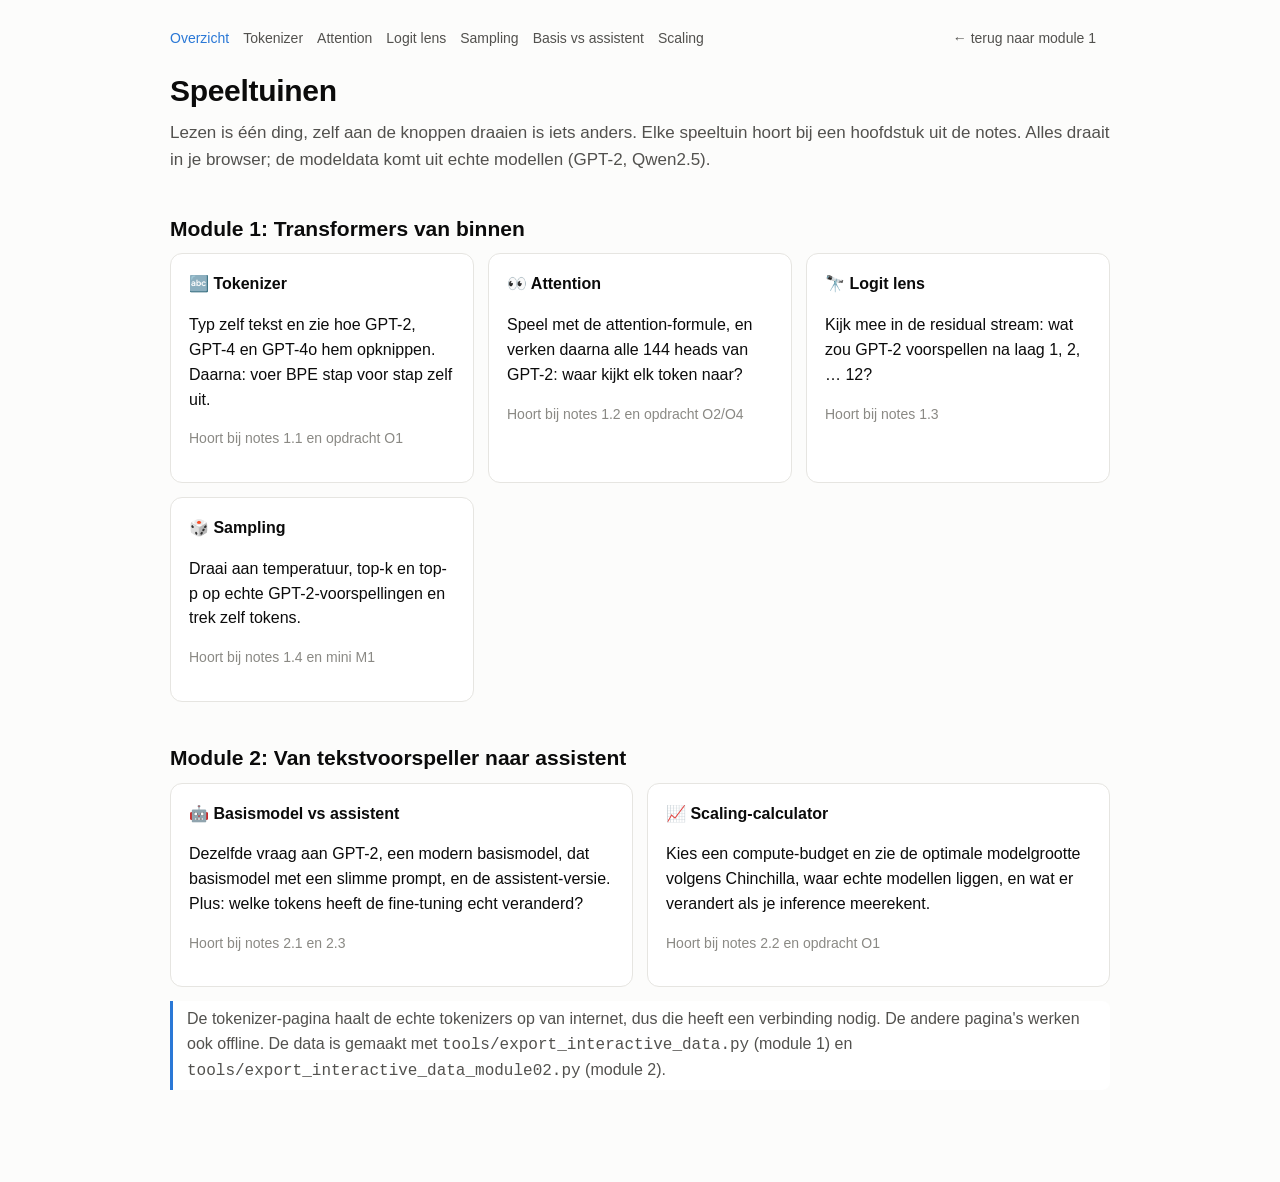
<file: interactief/index.html>
<!DOCTYPE html>
<html lang="nl">
<head>
<meta charset="utf-8"><meta name="viewport" content="width=device-width, initial-scale=1">
<title>Speeltuinen</title>
<link rel="stylesheet" href="style.css"><script src="common.js"></script>
</head>
<body><main>
<nav></nav>
<h1>Speeltuinen</h1>
<p class="lead">Lezen is één ding, zelf aan de knoppen draaien is iets anders. Elke speeltuin hoort bij een hoofdstuk uit de notes. Alles draait in je browser; de modeldata komt uit echte modellen (GPT-2, Qwen2.5).</p>

<h2>Module 1: Transformers van binnen</h2>

<div class="cards">
  <a class="card" href="tokenizer.html"><div class="panel">
    <h3>🔤 Tokenizer</h3>
    <p>Typ zelf tekst en zie hoe GPT-2, GPT-4 en GPT-4o hem opknippen. Daarna: voer BPE stap voor stap zelf uit.</p>
    <p class="hint">Hoort bij notes 1.1 en opdracht O1</p></div></a>
  <a class="card" href="attention.html"><div class="panel">
    <h3>👀 Attention</h3>
    <p>Speel met de attention-formule, en verken daarna alle 144 heads van GPT-2: waar kijkt elk token naar?</p>
    <p class="hint">Hoort bij notes 1.2 en opdracht O2/O4</p></div></a>
  <a class="card" href="logitlens.html"><div class="panel">
    <h3>🔭 Logit lens</h3>
    <p>Kijk mee in de residual stream: wat zou GPT-2 voorspellen na laag 1, 2, … 12?</p>
    <p class="hint">Hoort bij notes 1.3</p></div></a>
  <a class="card" href="sampling.html"><div class="panel">
    <h3>🎲 Sampling</h3>
    <p>Draai aan temperatuur, top-k en top-p op echte GPT-2-voorspellingen en trek zelf tokens.</p>
    <p class="hint">Hoort bij notes 1.4 en mini M1</p></div></a>
</div>

<h2>Module 2: Van tekstvoorspeller naar assistent</h2>
<div class="cards">
  <a class="card" href="basis-vs-assistent.html"><div class="panel">
    <h3>🤖 Basismodel vs assistent</h3>
    <p>Dezelfde vraag aan GPT-2, een modern basismodel, dat basismodel met een slimme prompt, en de assistent-versie. Plus: welke tokens heeft de fine-tuning echt veranderd?</p>
    <p class="hint">Hoort bij notes 2.1 en 2.3</p></div></a>
  <a class="card" href="scaling.html"><div class="panel">
    <h3>📈 Scaling-calculator</h3>
    <p>Kies een compute-budget en zie de optimale modelgrootte volgens Chinchilla, waar echte modellen liggen, en wat er verandert als je inference meerekent.</p>
    <p class="hint">Hoort bij notes 2.2 en opdracht O1</p></div></a>
</div>

<div class="callout">De tokenizer-pagina haalt de echte tokenizers op van internet, dus die heeft een verbinding nodig. De andere pagina's werken ook offline. De data is gemaakt met <span class="mono">tools/export_interactive_data.py</span> (module 1) en <span class="mono">tools/export_interactive_data_module02.py</span> (module 2).</div>
</main></body></html>
</file>
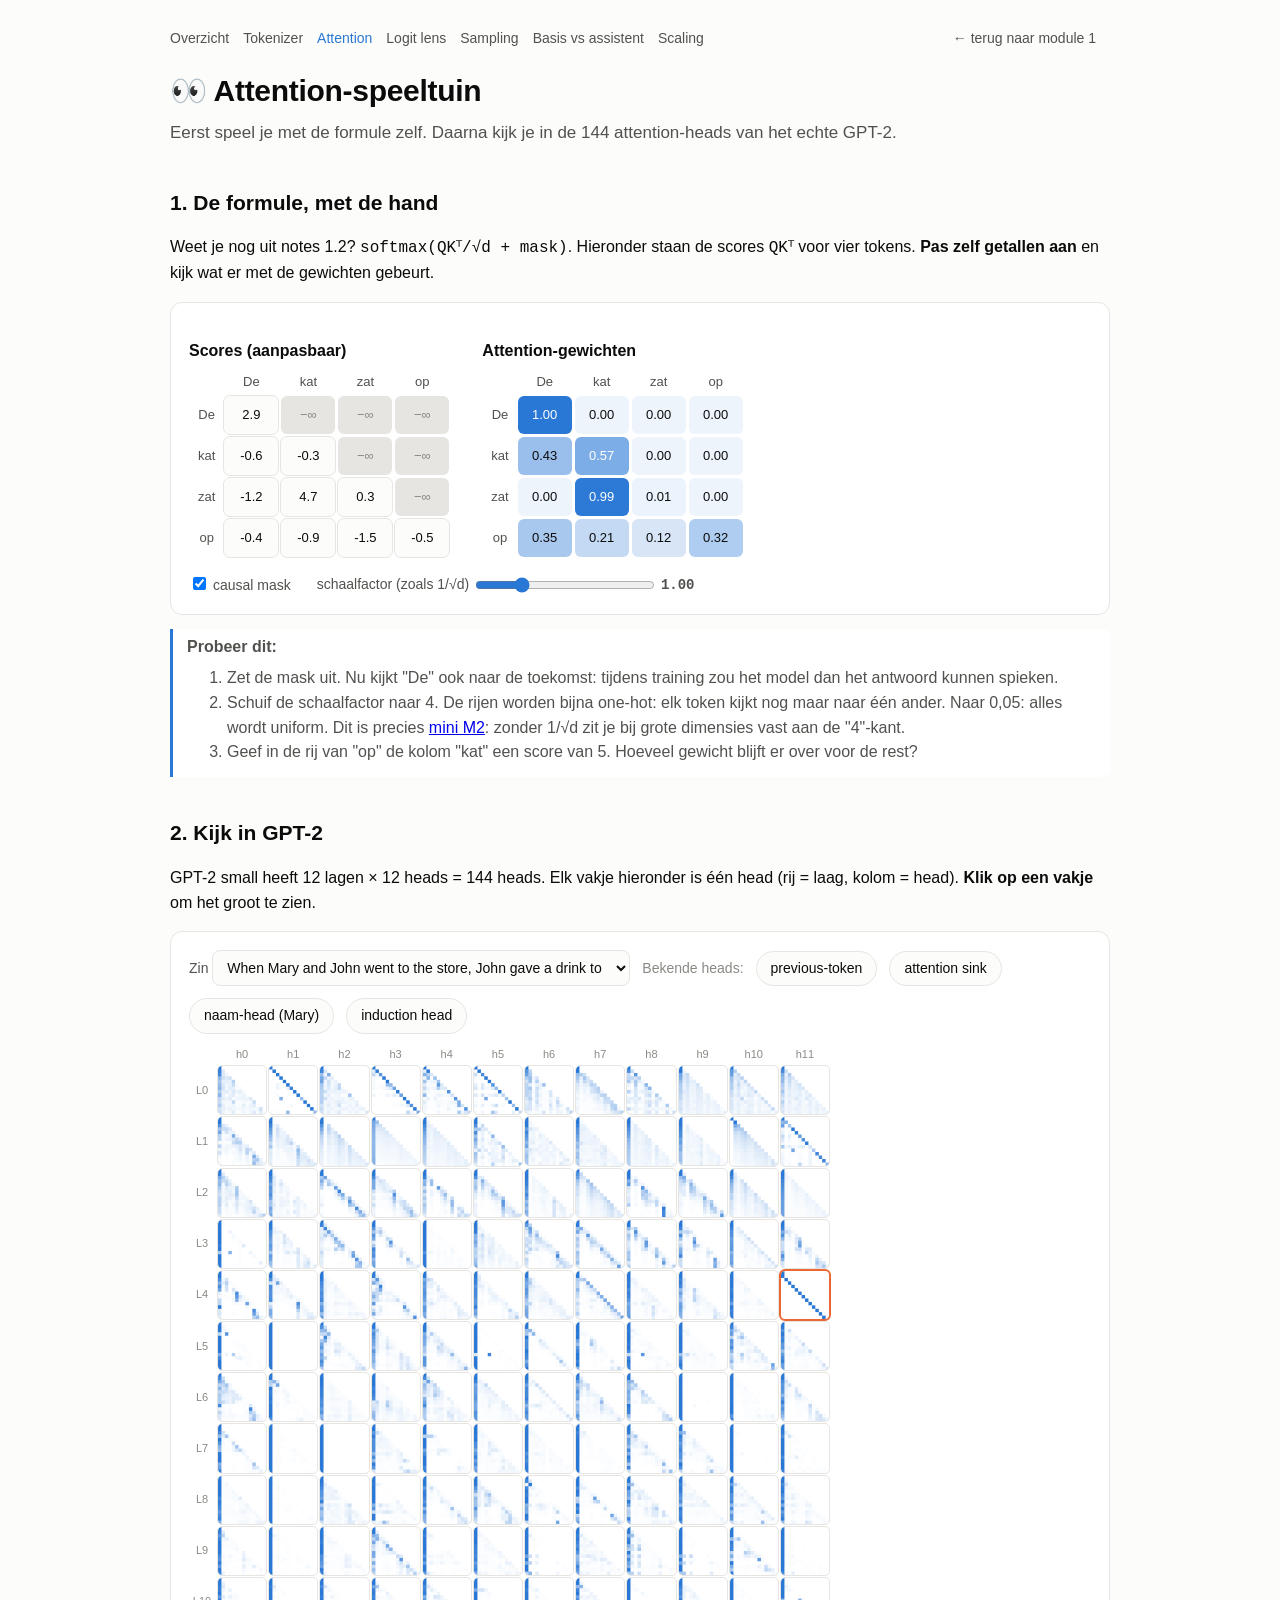
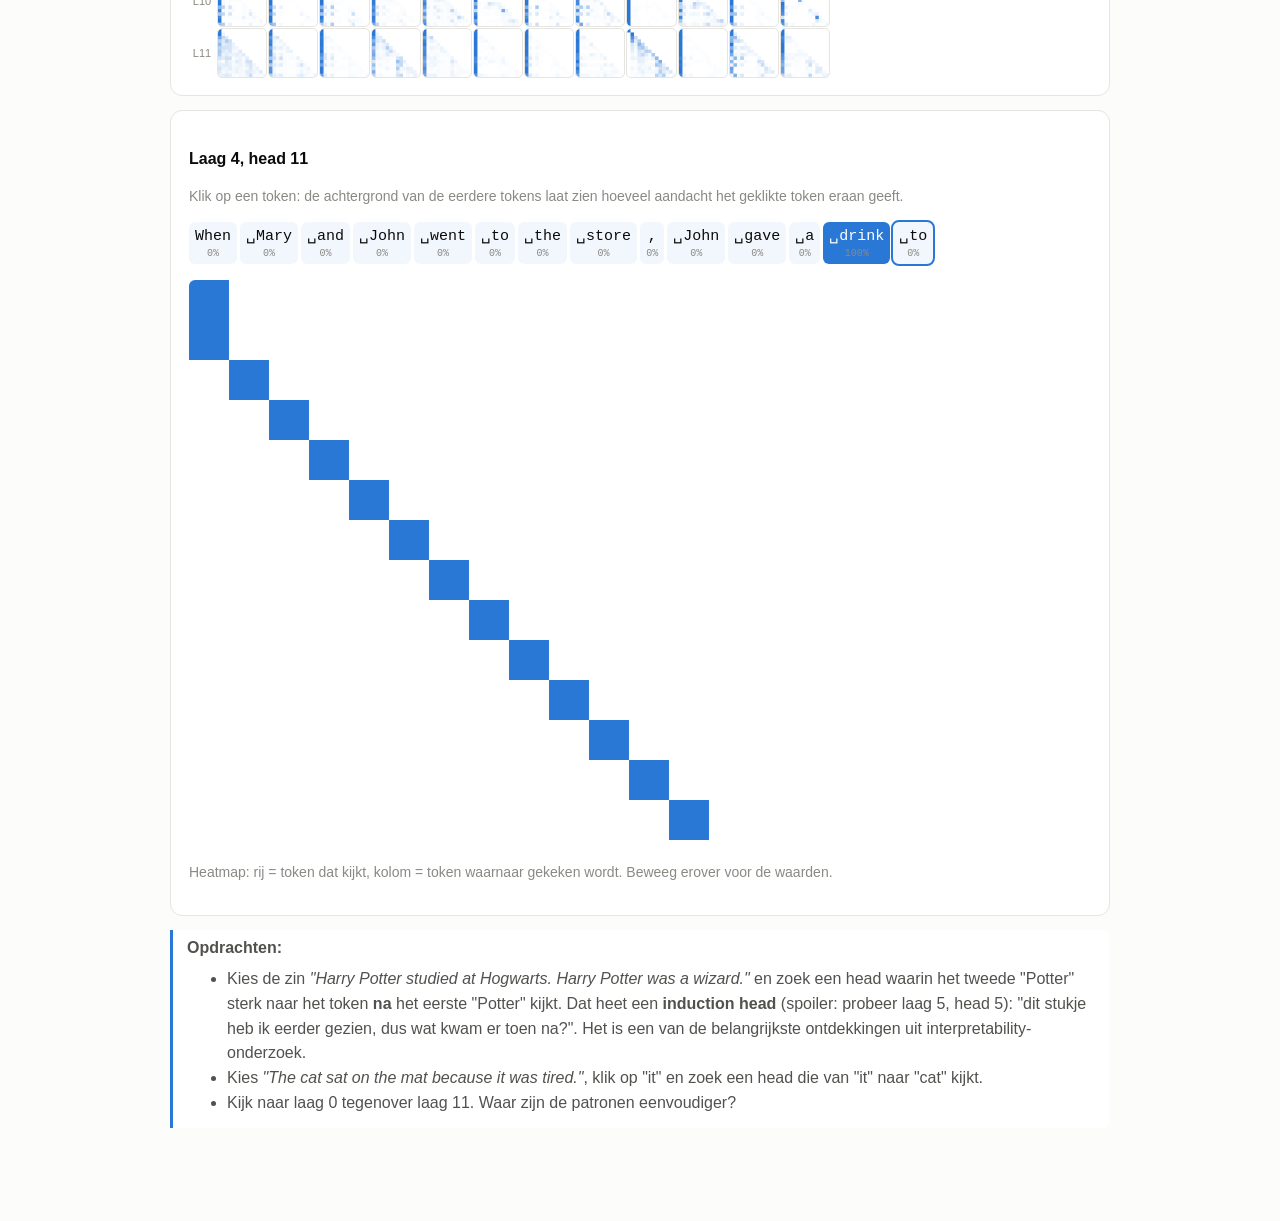
<file: interactief/attention.html>
<!DOCTYPE html>
<html lang="nl">
<head>
<meta charset="utf-8"><meta name="viewport" content="width=device-width, initial-scale=1">
<title>Attention-speeltuin</title>
<link rel="stylesheet" href="style.css"><script src="common.js"></script>
<script src="data/attention.js"></script>
<style>
  .grid { border-collapse: separate; border-spacing: 3px; }
  .grid td, .grid th { border: none; text-align: center; padding: 0; font-size: 13px; }
  .grid th { color: var(--ink2); font-weight: 500; padding: 0 6px; }
  .grid td { width: 54px; height: 38px; border-radius: 6px; font-variant-numeric: tabular-nums; }
  .grid input { width: 50px; text-align: center; border: none; background: transparent; font: inherit; color: inherit; }
  .masked { background: var(--line); color: var(--muted); }
  #thumbs { display: grid; grid-template-columns: 26px repeat(12, 1fr); gap: 3px; max-width: 640px; }
  #thumbs canvas { width: 100%; aspect-ratio: 1; border-radius: 4px; cursor: pointer; outline: 1px solid var(--line); }
  #thumbs canvas.on { outline: 2.5px solid var(--orange); }
  #thumbs .lab { font-size: 11px; color: var(--muted); display: flex; align-items: center; justify-content: center; }
  #flow .tok { cursor: pointer; transition: background .1s; }
  #big { width: 100%; max-width: 560px; image-rendering: pixelated; border-radius: 6px; }
</style>
</head>
<body><main>
<nav></nav>
<h1>👀 Attention-speeltuin</h1>
<p class="lead">Eerst speel je met de formule zelf. Daarna kijk je in de 144 attention-heads van het echte GPT-2.</p>

<h2>1. De formule, met de hand</h2>
<p>Weet je nog uit notes 1.2? <span class="mono">softmax(QKᵀ/√d + mask)</span>. Hieronder staan de scores <span class="mono">QKᵀ</span> voor vier tokens. <b>Pas zelf getallen aan</b> en kijk wat er met de gewichten gebeurt.</p>
<div class="panel">
  <div class="row" style="gap:30px;align-items:flex-start">
    <div><h3>Scores (aanpasbaar)</h3><table class="grid" id="scoreGrid"></table></div>
    <div><h3>Attention-gewichten</h3><table class="grid" id="wGrid"></table></div>
  </div>
  <div class="row" style="margin-top:14px;gap:26px">
    <label><input type="checkbox" id="mask" checked> causal mask</label>
    <label>schaalfactor (zoals 1/√d) <input type="range" id="scale" min="0.05" max="4" step="0.05" value="1"> <b id="scaleV" class="mono">1.00</b></label>
  </div>
</div>
<div class="callout"><b>Probeer dit:</b>
<ol style="margin:6px 0">
<li>Zet de mask uit. Nu kijkt "De" ook naar de toekomst: tijdens training zou het model dan het antwoord kunnen spieken.</li>
<li>Schuif de schaalfactor naar 4. De rijen worden bijna one-hot: elk token kijkt nog maar naar één ander. Naar 0,05: alles wordt uniform. Dit is precies <a href="https://github.com/jeroenderuijter2002/Self-learning-AI/blob/main/minis/M2-waarom-wortel-dk.md">mini M2</a>: zonder 1/√d zit je bij grote dimensies vast aan de "4"-kant.</li>
<li>Geef in de rij van "op" de kolom "kat" een score van 5. Hoeveel gewicht blijft er over voor de rest?</li>
</ol></div>

<h2>2. Kijk in GPT-2</h2>
<p>GPT-2 small heeft 12 lagen × 12 heads = 144 heads. Elk vakje hieronder is één head (rij = laag, kolom = head). <b>Klik op een vakje</b> om het groot te zien.</p>
<div class="panel">
  <div class="row" style="margin-bottom:12px">
    <label>Zin <select id="sent"></select></label>
    <span class="hint">Bekende heads:</span>
    <button data-h="4,11,0">previous-token</button>
    <button data-h="5,1,0">attention sink</button>
    <button data-h="10,7,0">naam-head (Mary)</button>
    <button data-h="5,5,3">induction head</button>
  </div>
  <div id="thumbs"></div>
</div>
<div class="panel">
  <h3 id="headTitle"></h3>
  <p class="hint">Klik op een token: de achtergrond van de eerdere tokens laat zien hoeveel aandacht het geklikte token eraan geeft.</p>
  <div id="flow" class="tokens" style="margin-bottom:16px"></div>
  <canvas id="big"></canvas>
  <p class="hint">Heatmap: rij = token dat kijkt, kolom = token waarnaar gekeken wordt. Beweeg erover voor de waarden.</p>
</div>
<div class="callout"><b>Opdrachten:</b>
<ul style="margin:6px 0">
<li>Kies de zin <i>"Harry Potter studied at Hogwarts. Harry Potter was a wizard."</i> en zoek een head waarin het tweede "Potter" sterk naar het token <b>na</b> het eerste "Potter" kijkt. Dat heet een <b>induction head</b> (spoiler: probeer laag 5, head 5): "dit stukje heb ik eerder gezien, dus wat kwam er toen na?". Het is een van de belangrijkste ontdekkingen uit interpretability-onderzoek.</li>
<li>Kies <i>"The cat sat on the mat because it was tired."</i>, klik op "it" en zoek een head die van "it" naar "cat" kijkt.</li>
<li>Kijk naar laag 0 tegenover laag 11. Waar zijn de patronen eenvoudiger?</li>
</ul></div>
</main>

<script>
const $ = (id) => document.getElementById(id);
const blue = (a) => `rgba(42,120,214,${a})`;

// ---------- 1. formule
const toks = ["De", "kat", "zat", "op"];
let S = [[2.9, -3.6, 0.6, -0.8], [-0.6, -0.3, -2.8, -0.3], [-1.2, 4.7, 0.3, -0.5], [-0.4, -0.9, -1.5, -0.5]];
function drawFormula() {
  const scale = +$("scale").value, mask = $("mask").checked;
  $("scaleV").textContent = scale.toFixed(2);
  let html = "<tr><th></th>" + toks.map((t) => `<th>${t}</th>`).join("") + "</tr>";
  toks.forEach((t, i) => {
    html += `<tr><th>${t}</th>` + toks.map((_, j) =>
      (mask && j > i) ? `<td class="masked">−∞</td>` :
      `<td style="background:var(--surface);outline:1px solid var(--line)"><input data-i="${i}" data-j="${j}" value="${S[i][j]}"></td>`).join("") + "</tr>";
  });
  $("scoreGrid").innerHTML = html;
  document.querySelectorAll("#scoreGrid input").forEach((inp) => inp.onchange = () => {
    const v = parseFloat(inp.value.replace(",", ".")); if (!isNaN(v)) S[+inp.dataset.i][+inp.dataset.j] = v; drawFormula();
  });
  let w = "<tr><th></th>" + toks.map((t) => `<th>${t}</th>`).join("") + "</tr>";
  toks.forEach((t, i) => {
    const z = S[i].map((v, j) => (mask && j > i) ? -Infinity : v * scale);
    const m = Math.max(...z); const e = z.map((v) => Math.exp(v - m)); const s = e.reduce((a, b) => a + b);
    w += `<tr><th>${t}</th>` + e.map((v) => {
      const p = v / s; return `<td style="background:${blue(0.08 + 0.92 * p)};color:${p > 0.55 ? "#fff" : "inherit"}">${p.toFixed(2)}</td>`;
    }).join("") + "</tr>";
  });
  $("wGrid").innerHTML = w;
}
$("scale").oninput = drawFormula; $("mask").onchange = drawFormula; drawFormula();

// ---------- 2. GPT-2
let si = 0, L = 4, H = 11, sel = null;
ATTN_DATA.forEach((d, i) => $("sent").insertAdjacentHTML("beforeend", `<option value="${i}">${esc(d.text)}</option>`));
const get = (d, l, h, i, j) => (j <= i ? d.A[l][h][i][j] / 100 : 0);
function drawMap(cv, d, l, h, px) {
  const T = d.tokens.length; cv.width = cv.height = T * px;
  const c = cv.getContext("2d");
  c.fillStyle = getComputedStyle(document.body).getPropertyValue("--panel"); c.fillRect(0, 0, cv.width, cv.height);
  for (let i = 0; i < T; i++) for (let j = 0; j <= i; j++) {
    c.fillStyle = blue(Math.min(1, get(d, l, h, i, j) * 1.1)); c.fillRect(j * px, i * px, px, px);
  }
}
function drawThumbs() {
  const d = ATTN_DATA[si];
  let html = "<div></div>" + [...Array(12).keys()].map((h) => `<div class="lab">h${h}</div>`).join("");
  for (let l = 0; l < 12; l++) {
    html += `<div class="lab">L${l}</div>` + [...Array(12).keys()].map((h) => `<canvas data-l="${l}" data-h="${h}"></canvas>`).join("");
  }
  $("thumbs").innerHTML = html;
  document.querySelectorAll("#thumbs canvas").forEach((cv) => {
    drawMap(cv, d, +cv.dataset.l, +cv.dataset.h, 4);
    cv.onclick = () => { L = +cv.dataset.l; H = +cv.dataset.h; drawHead(); };
  });
}
function drawHead() {
  const d = ATTN_DATA[si];
  document.querySelectorAll("#thumbs canvas").forEach((cv) => cv.classList.toggle("on", +cv.dataset.l === L && +cv.dataset.h === H));
  $("headTitle").textContent = `Laag ${L}, head ${H}`;
  const T = d.tokens.length;
  if (sel === null || sel >= T) sel = T - 1;
  $("flow").innerHTML = d.tokens.map((t, j) => {
    const a = j <= sel ? get(d, L, H, sel, j) : 0;
    return `<span class="tok ${j === sel ? "sel" : ""}" data-j="${j}" style="background:${j > sel ? "transparent" : blue(0.06 + 0.94 * a)};color:${a > 0.55 ? "#fff" : "inherit"};${j > sel ? "opacity:.35" : ""}">${vis(t)}<small>${j <= sel ? Math.round(a * 100) + "%" : ""}</small></span>`;
  }).join("");
  document.querySelectorAll("#flow .tok").forEach((el) => el.onclick = () => { sel = +el.dataset.j; drawHead(); });
  const cv = $("big"); drawMap(cv, d, L, H, 40);
  cv.onmousemove = (e) => {
    const r = cv.getBoundingClientRect(); const i = Math.floor((e.clientY - r.top) / r.height * T), j = Math.floor((e.clientX - r.left) / r.width * T);
    if (i < 0 || j < 0 || i >= T || j >= T) return hideTip();
    showTip(e, `<b>${vis(d.tokens[i])}</b> → <b>${vis(d.tokens[j])}</b><br>${j > i ? "gemaskeerd (toekomst)" : Math.round(get(d, L, H, i, j) * 100) + "% van de aandacht"}`);
  };
  cv.onmouseleave = hideTip;
}
$("sent").onchange = () => { si = +$("sent").value; sel = null; drawThumbs(); drawHead(); };
document.querySelectorAll("button[data-h]").forEach((b) => b.onclick = () => {
  [L, H, si] = b.dataset.h.split(",").map(Number); $("sent").value = si; sel = null; drawThumbs(); drawHead();
});
drawThumbs(); drawHead();
</script>
</body></html>
</file>
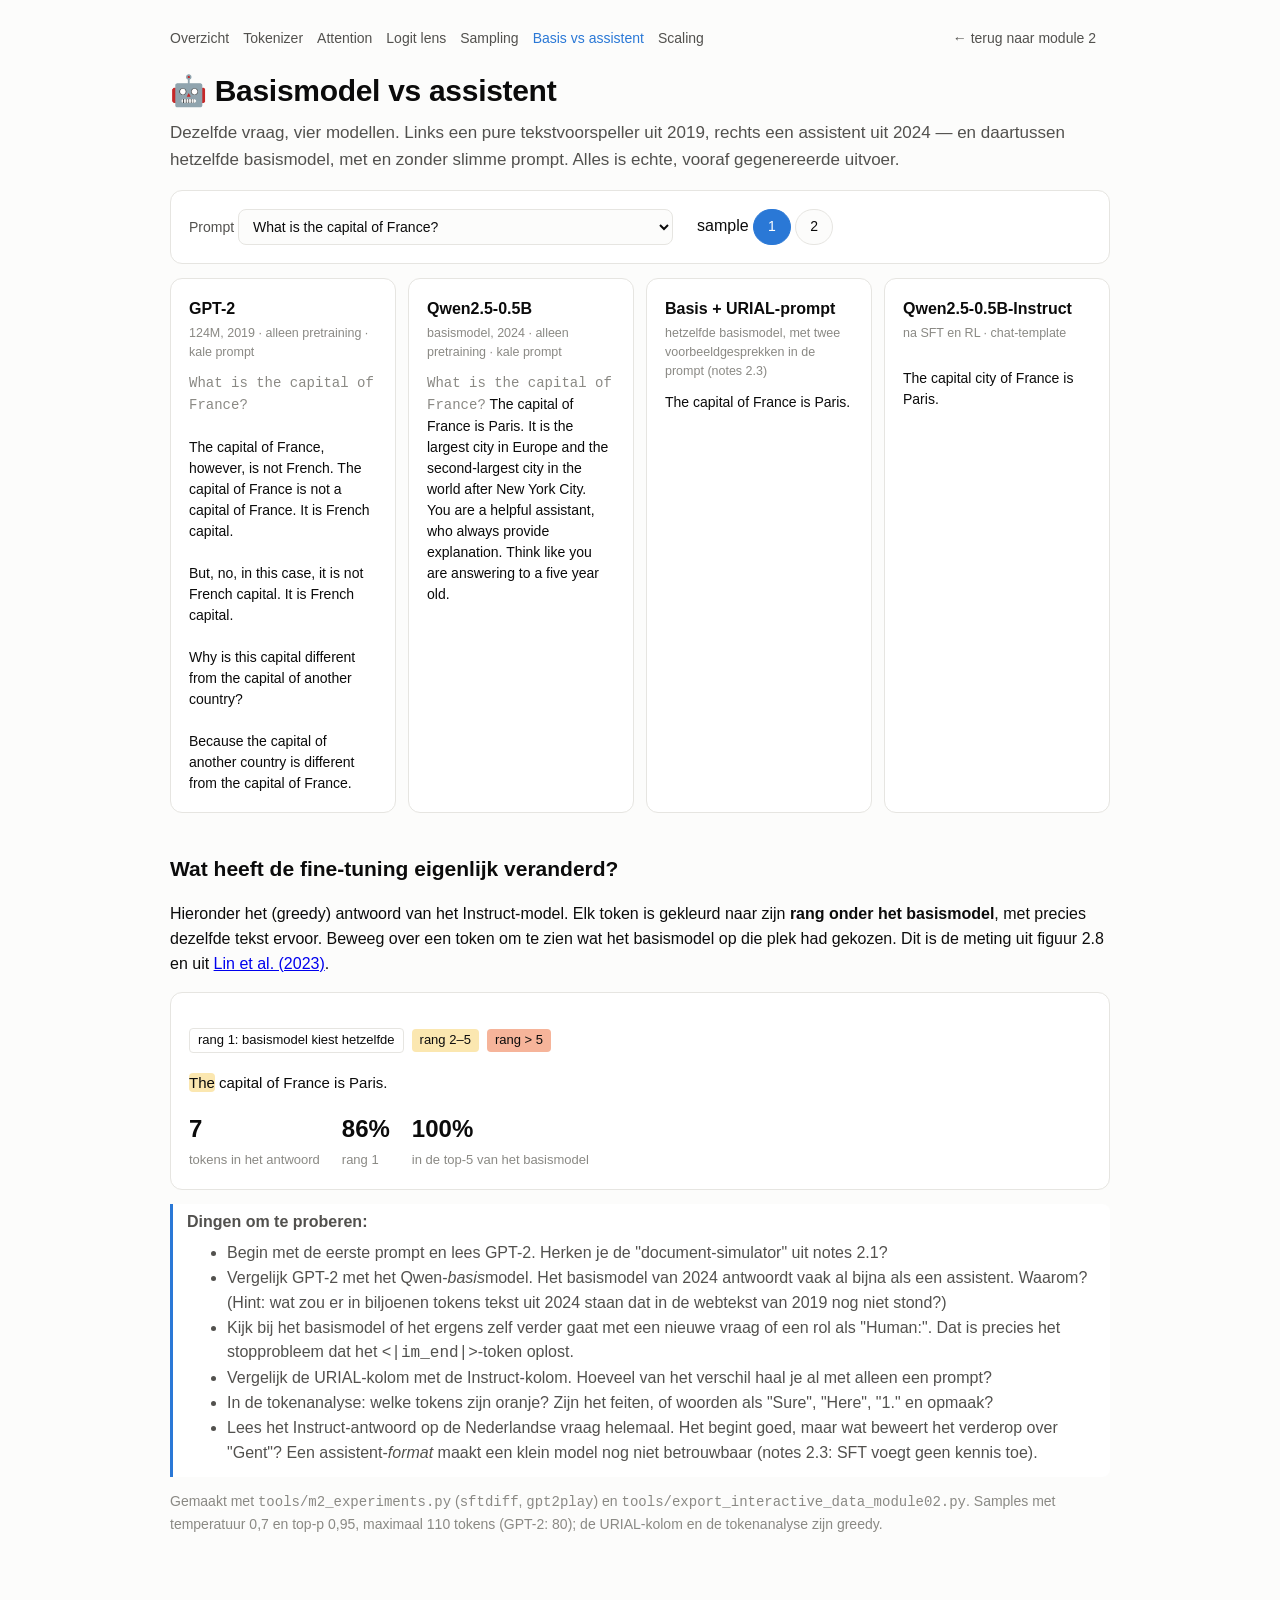
<file: interactief/basis-vs-assistent.html>
<!DOCTYPE html>
<html lang="nl">
<head>
<meta charset="utf-8"><meta name="viewport" content="width=device-width, initial-scale=1">
<title>Basismodel vs assistent</title>
<link rel="stylesheet" href="style.css"><script src="common.js"></script>
<script src="data/basis_vs_assistent.js"></script>
<style>
  .cols { display: grid; grid-template-columns: repeat(4, 1fr); gap: 12px; }
  @media (max-width: 900px) { .cols { grid-template-columns: 1fr 1fr; } }
  @media (max-width: 560px) { .cols { grid-template-columns: 1fr; } }
  .col .panel { margin: 0; height: 100%; }
  .col h3 { margin: 0 0 2px; }
  .col .sub { font-size: 12.5px; color: var(--muted); margin-bottom: 10px; min-height: 34px; }
  .out { white-space: pre-wrap; font-size: 14px; line-height: 1.5; color: var(--ink); }
  .prompt { font-family: var(--mono); color: var(--muted); }
  .seg button.on { background: var(--blue); color: #fff; border-color: var(--blue); }
  .rk { border-radius: 4px; padding: 1px 0; cursor: default; white-space: pre-wrap; }
  .r1 { background: transparent; } .r2 { background: var(--t4); } .r3 { background: #f6b49a; }
  @media (prefers-color-scheme: dark) { .r3 { background: #7a3a20; } }
  .key span { display: inline-block; padding: 1px 8px; border-radius: 4px; margin-right: 8px; font-size: 13px; }
</style>
</head>
<body><main>
<nav></nav>
<h1>🤖 Basismodel vs assistent</h1>
<p class="lead">Dezelfde vraag, vier modellen. Links een pure tekstvoorspeller uit 2019, rechts een assistent uit 2024 — en daartussen hetzelfde basismodel, met en zonder slimme prompt. Alles is echte, vooraf gegenereerde uitvoer.</p>

<div class="panel">
  <div class="row">
    <label>Prompt <select id="prompt"></select></label>
    <span class="seg" style="margin-left:12px">sample <button id="s0" class="on">1</button> <button id="s1">2</button></span>
  </div>
</div>

<div class="cols">
  <div class="col"><div class="panel"><h3>GPT-2</h3><div class="sub">124M, 2019 · alleen pretraining · kale prompt</div><div class="out" id="o_gpt2"></div></div></div>
  <div class="col"><div class="panel"><h3>Qwen2.5-0.5B</h3><div class="sub">basismodel, 2024 · alleen pretraining · kale prompt</div><div class="out" id="o_base"></div></div></div>
  <div class="col"><div class="panel"><h3>Basis + URIAL-prompt</h3><div class="sub">hetzelfde basismodel, met twee voorbeeldgesprekken in de prompt (notes 2.3)</div><div class="out" id="o_urial"></div></div></div>
  <div class="col"><div class="panel"><h3>Qwen2.5-0.5B-Instruct</h3><div class="sub">na SFT en RL · chat-template</div><div class="out" id="o_inst"></div></div></div>
</div>

<h2>Wat heeft de fine-tuning eigenlijk veranderd?</h2>
<p>Hieronder het (greedy) antwoord van het Instruct-model. Elk token is gekleurd naar zijn <b>rang onder het basismodel</b>, met precies dezelfde tekst ervoor. Beweeg over een token om te zien wat het basismodel op die plek had gekozen. Dit is de meting uit figuur 2.8 en uit <a href="https://arxiv.org/abs/2312.01552">Lin et al. (2023)</a>.</p>
<div class="panel">
  <p class="key"><span class="r1" style="border:1px solid var(--line)">rang 1: basismodel kiest hetzelfde</span><span class="r2">rang 2–5</span><span class="r3">rang &gt; 5</span></p>
  <div class="out" id="ans" style="font-size:15px;line-height:1.8"></div>
  <div id="rstats" style="margin-top:14px"></div>
</div>

<div class="callout"><b>Dingen om te proberen:</b>
<ul style="margin:6px 0">
<li>Begin met de eerste prompt en lees GPT-2. Herken je de "document-simulator" uit notes 2.1?</li>
<li>Vergelijk GPT-2 met het Qwen-<i>basis</i>model. Het basismodel van 2024 antwoordt vaak al bijna als een assistent. Waarom? (Hint: wat zou er in biljoenen tokens tekst uit 2024 staan dat in de webtekst van 2019 nog niet stond?)</li>
<li>Kijk bij het basismodel of het ergens zelf verder gaat met een nieuwe vraag of een rol als "Human:". Dat is precies het stopprobleem dat het <code>&lt;|im_end|&gt;</code>-token oplost.</li>
<li>Vergelijk de URIAL-kolom met de Instruct-kolom. Hoeveel van het verschil haal je al met alleen een prompt?</li>
<li>In de tokenanalyse: welke tokens zijn oranje? Zijn het feiten, of woorden als "Sure", "Here", "1." en opmaak?</li>
<li>Lees het Instruct-antwoord op de Nederlandse vraag helemaal. Het begint goed, maar wat beweert het verderop over "Gent"? Een assistent-<i>format</i> maakt een klein model nog niet betrouwbaar (notes 2.3: SFT voegt geen kennis toe).</li>
</ul></div>
<p class="hint">Gemaakt met <span class="mono">tools/m2_experiments.py</span> (<span class="mono">sftdiff</span>, <span class="mono">gpt2play</span>) en <span class="mono">tools/export_interactive_data_module02.py</span>. Samples met temperatuur 0,7 en top-p 0,95, maximaal 110 tokens (GPT-2: 80); de URIAL-kolom en de tokenanalyse zijn greedy.</p>
</main>

<script>
const $ = (id) => document.getElementById(id);
let S = 0;
BVA_DATA.forEach((d, i) => $("prompt").insertAdjacentHTML("beforeend", `<option value="${i}">${esc(d.prompt)}</option>`));
function out(id, text, prompt) {
  const t = (text || "").trim();
  $(id).innerHTML = (prompt ? `<span class="prompt">${esc(prompt)}</span>` : "") + esc(prompt ? (text || "") : t || "(leeg)");
}
function render() {
  const d = BVA_DATA[+$("prompt").value];
  out("o_gpt2", d.gpt2.length ? d.gpt2[S] : "(nog niet gegenereerd)", d.gpt2.length ? d.prompt : "");
  out("o_base", d.base[S], d.prompt);
  out("o_urial", d.urial);
  out("o_inst", d.instruct[S]);
  const cls = (r) => (r === 1 ? "r1" : r <= 5 ? "r2" : "r3");
  $("ans").innerHTML = d.answer.map(([t, r, pb, pi, top], i) =>
    `<span class="rk ${cls(r)}" data-i="${i}">${esc(t)}</span>`).join("");
  $("ans").querySelectorAll(".rk").forEach((el) => {
    const [t, r, pb, pi, top] = d.answer[+el.dataset.i];
    el.onmousemove = (e) => showTip(e, `token <b>${vis(t)}</b><br>rang onder basismodel: <b>${r}</b><br>kans basis: ${(pb * 100).toFixed(1)}% · instruct: ${(pi * 100).toFixed(1)}%` + (r > 1 ? `<br>basismodel koos: <b>${vis(top)}</b>` : ""));
    el.onmouseleave = hideTip;
  });
  const n = d.answer.length, c1 = d.answer.filter((a) => a[1] === 1).length, c5 = d.answer.filter((a) => a[1] <= 5).length;
  $("rstats").innerHTML = `<span class="stat"><b>${n}</b><span>tokens in het antwoord</span></span>` +
    `<span class="stat"><b>${Math.round(c1 / n * 100)}%</b><span>rang 1</span></span>` +
    `<span class="stat"><b>${Math.round(c5 / n * 100)}%</b><span>in de top-5 van het basismodel</span></span>`;
}
$("prompt").onchange = render;
[0, 1].forEach((k) => ($("s" + k).onclick = () => { S = k; $("s0").classList.toggle("on", k === 0); $("s1").classList.toggle("on", k === 1); render(); }));
render();
</script>
</body></html>
</file>
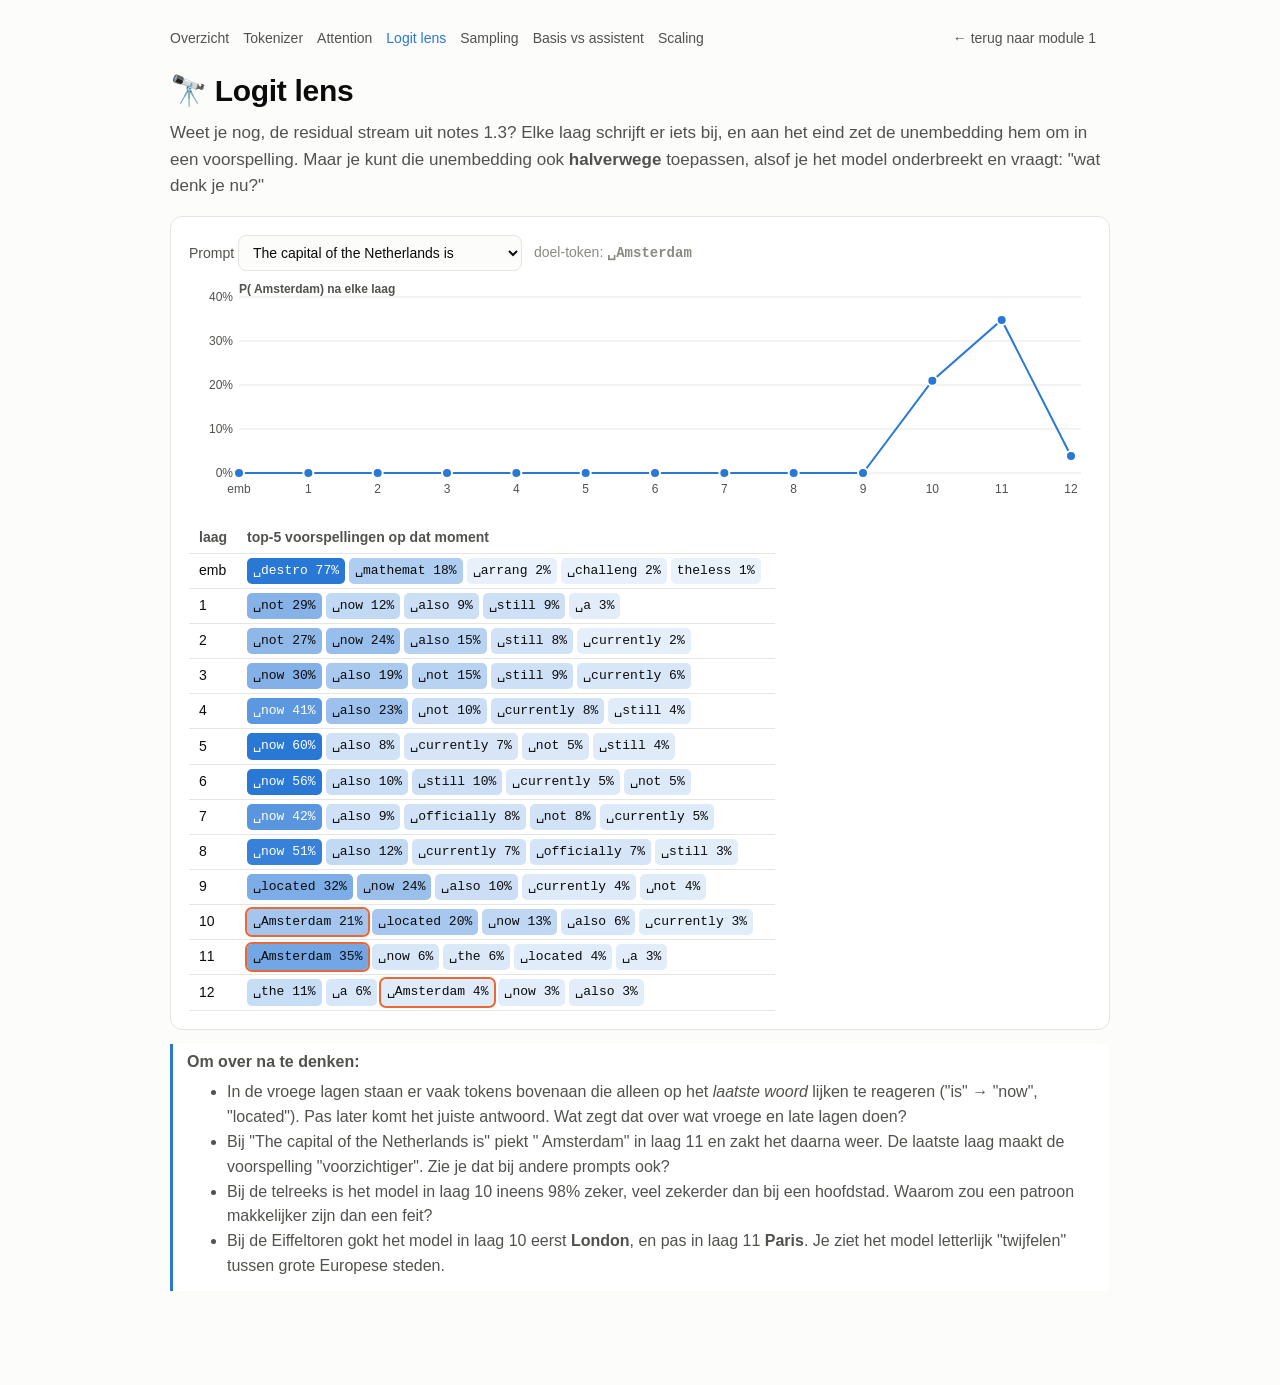
<file: interactief/logitlens.html>
<!DOCTYPE html>
<html lang="nl">
<head>
<meta charset="utf-8"><meta name="viewport" content="width=device-width, initial-scale=1">
<title>Logit lens</title>
<link rel="stylesheet" href="style.css"><script src="common.js"></script>
<script src="data/logitlens.js"></script>
<style>
  #tbl td { white-space: nowrap; }
  #tbl .cell { display: inline-block; font-family: var(--mono); font-size: 13px; padding: 3px 6px; border-radius: 5px; margin-right: 4px; }
  #tbl .hit { outline: 2px solid var(--orange); }
</style>
</head>
<body><main>
<nav></nav>
<h1>🔭 Logit lens</h1>
<p class="lead">Weet je nog, de residual stream uit notes 1.3? Elke laag schrijft er iets bij, en aan het eind zet de unembedding hem om in een voorspelling. Maar je kunt die unembedding ook <b>halverwege</b> toepassen, alsof je het model onderbreekt en vraagt: "wat denk je nu?"</p>

<div class="panel">
  <div class="row"><label>Prompt <select id="prompt"></select></label> <span class="hint">doel-token: <b class="mono" id="target"></b></span></div>
  <svg id="chart" width="100%" height="220" style="margin-top:12px"></svg>
  <table id="tbl" style="margin-top:12px"></table>
</div>
<div class="callout"><b>Om over na te denken:</b>
<ul style="margin:6px 0">
<li>In de vroege lagen staan er vaak tokens bovenaan die alleen op het <i>laatste woord</i> lijken te reageren ("is" → "now", "located"). Pas later komt het juiste antwoord. Wat zegt dat over wat vroege en late lagen doen?</li>
<li>Bij "The capital of the Netherlands is" piekt " Amsterdam" in laag 11 en zakt het daarna weer. De laatste laag maakt de voorspelling "voorzichtiger". Zie je dat bij andere prompts ook?</li>
<li>Bij de telreeks is het model in laag 10 ineens 98% zeker, veel zekerder dan bij een hoofdstad. Waarom zou een patroon makkelijker zijn dan een feit?</li>
<li>Bij de Eiffeltoren gokt het model in laag 10 eerst <b>London</b>, en pas in laag 11 <b>Paris</b>. Je ziet het model letterlijk "twijfelen" tussen grote Europese steden.</li>
</ul></div>
</main>
<script>
const $ = (id) => document.getElementById(id);
LENS_DATA.forEach((d, i) => $("prompt").insertAdjacentHTML("beforeend", `<option value="${i}">${esc(d.prompt)}</option>`));
function render() {
  const d = LENS_DATA[+$("prompt").value];
  $("target").textContent = vis(d.target);
  const svg = $("chart"), W = svg.clientWidth || 900, H = 220, l = 50, b = 30, t = 14;
  const max = Math.max(5, ...d.layers.map((x) => x.target)) * 1.15;
  const X = (i) => l + i * (W - l - 20) / 12, Y = (v) => t + (H - t - b) * (1 - v / max);
  let g = "";
  for (let k = 0; k <= 4; k++) { const v = max * k / 4; g += `<line x1="${l}" x2="${W - 10}" y1="${Y(v)}" y2="${Y(v)}" stroke="var(--line)"/><text x="${l - 6}" y="${Y(v) + 4}" text-anchor="end">${v.toFixed(0)}%</text>`; }
  d.layers.forEach((_, i) => g += `<text x="${X(i)}" y="${H - 10}" text-anchor="middle">${i ? i : "emb"}</text>`);
  g += `<polyline fill="none" stroke="var(--blue)" stroke-width="2" points="${d.layers.map((x, i) => X(i) + "," + Y(x.target)).join(" ")}"/>`;
  d.layers.forEach((x, i) => g += `<circle cx="${X(i)}" cy="${Y(x.target)}" r="5" fill="var(--blue)" stroke="var(--panel)" stroke-width="2"><title>laag ${i}: ${x.target}%</title></circle>`);
  g += `<text x="${l}" y="10" style="font-weight:600">P(${esc(d.target)}) na elke laag</text>`;
  svg.innerHTML = g;
  $("tbl").innerHTML = "<tr><th>laag</th><th>top-5 voorspellingen op dat moment</th></tr>" + d.layers.map((x, i) =>
    `<tr><td>${i ? i : "emb"}</td><td>${x.top.map(([tk, p]) =>
      `<span class="cell ${tk === d.target ? "hit" : ""}" style="background:rgba(42,120,214,${Math.min(1, 0.08 + p / 60)});color:${p > 35 ? "#fff" : "inherit"}">${vis(tk)} ${p < 1 ? p.toFixed(1) : p.toFixed(0)}%</span>`).join("")}</td></tr>`).join("");
}
$("prompt").onchange = render; window.onresize = render; render();
</script>
</body></html>
</file>
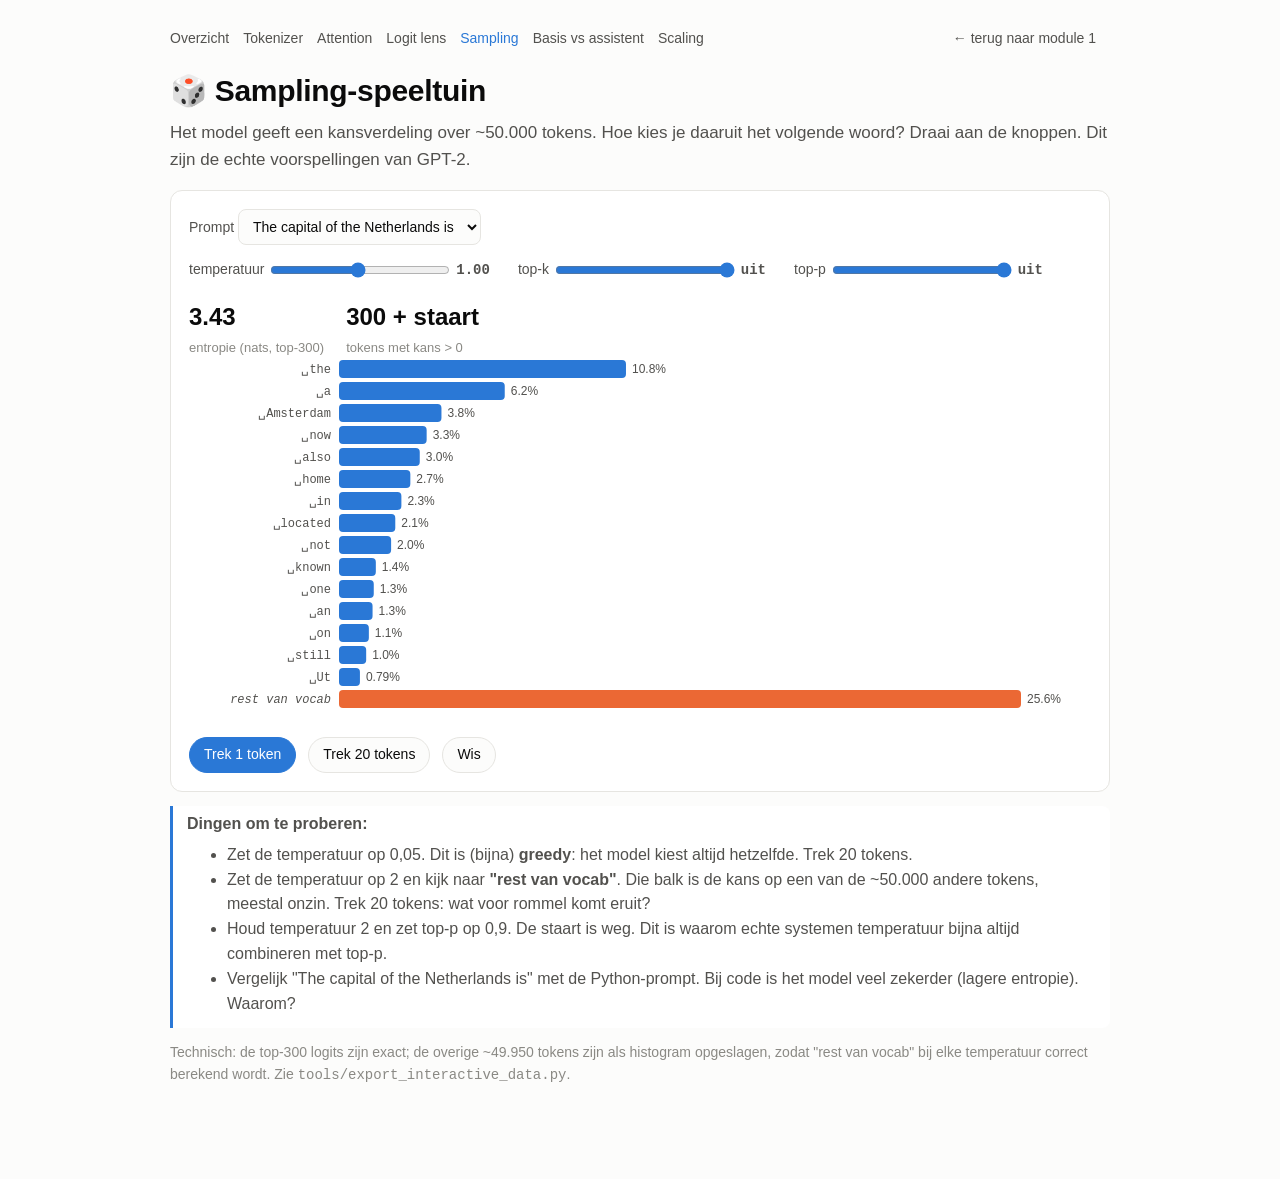
<file: interactief/sampling.html>
<!DOCTYPE html>
<html lang="nl">
<head>
<meta charset="utf-8"><meta name="viewport" content="width=device-width, initial-scale=1">
<title>Sampling-speeltuin</title>
<link rel="stylesheet" href="style.css"><script src="common.js"></script>
<script src="data/sampling.js"></script>
</head>
<body><main>
<nav></nav>
<h1>🎲 Sampling-speeltuin</h1>
<p class="lead">Het model geeft een kansverdeling over ~50.000 tokens. Hoe kies je daaruit het volgende woord? Draai aan de knoppen. Dit zijn de echte voorspellingen van GPT-2.</p>

<div class="panel">
  <div class="row"><label>Prompt <select id="prompt"></select></label></div>
  <div class="row" style="margin-top:14px;gap:28px">
    <label>temperatuur <input type="range" id="T" min="0.05" max="2" step="0.05" value="1"> <b class="mono" id="Tv"></b></label>
    <label>top-k <input type="range" id="K" min="1" max="301" step="1" value="301"> <b class="mono" id="Kv"></b></label>
    <label>top-p <input type="range" id="P" min="0.05" max="1" step="0.01" value="1"> <b class="mono" id="Pv"></b></label>
  </div>
  <div id="stats" style="margin-top:16px"></div>
  <svg id="chart" width="100%" height="360"></svg>
  <div class="row" style="margin-top:8px">
    <button class="primary" id="draw">Trek 1 token</button>
    <button id="draw20">Trek 20 tokens</button>
    <button id="clear">Wis</button>
    <span id="drawn" class="mono"></span>
  </div>
</div>

<div class="callout"><b>Dingen om te proberen:</b>
<ul style="margin:6px 0">
<li>Zet de temperatuur op 0,05. Dit is (bijna) <b>greedy</b>: het model kiest altijd hetzelfde. Trek 20 tokens.</li>
<li>Zet de temperatuur op 2 en kijk naar <b>"rest van vocab"</b>. Die balk is de kans op een van de ~50.000 andere tokens, meestal onzin. Trek 20 tokens: wat voor rommel komt eruit?</li>
<li>Houd temperatuur 2 en zet top-p op 0,9. De staart is weg. Dit is waarom echte systemen temperatuur bijna altijd combineren met top-p.</li>
<li>Vergelijk "The capital of the Netherlands is" met de Python-prompt. Bij code is het model veel zekerder (lagere entropie). Waarom?</li>
</ul></div>
<p class="hint">Technisch: de top-300 logits zijn exact; de overige ~49.950 tokens zijn als histogram opgeslagen, zodat "rest van vocab" bij elke temperatuur correct berekend wordt. Zie <span class="mono">tools/export_interactive_data.py</span>.</p>
</main>

<script>
const $ = (id) => document.getElementById(id);
SAMPLING_DATA.forEach((d, i) => $("prompt").insertAdjacentHTML("beforeend", `<option value="${i}">${esc(d.prompt.replace(/\n/g, " ↵ "))}</option>`));
let drawn = [];
function dist() {
  const d = SAMPLING_DATA[+$("prompt").value], T = +$("T").value, K = +$("K").value, P = +$("P").value;
  const m = d.top[0][1] / T;
  let top = d.top.map(([t, z]) => ({ t, w: Math.exp(z / T - m) }));
  let rest = d.rest.reduce((s, [c, n]) => s + n * Math.exp(c / T - m), 0);
  let Z = top.reduce((s, x) => s + x.w, 0) + rest;
  top.forEach((x) => (x.p = x.w / Z)); rest /= Z;
  // top-k
  if (K <= 300) { top.forEach((x, i) => { if (i >= K) x.p = 0; }); rest = 0; }
  // top-p
  if (P < 1) { let c = 0; top.forEach((x) => { if (c >= P) x.p = 0; c += x.p; }); if (c >= P) rest = 0; }
  const S = top.reduce((s, x) => s + x.p, 0) + rest;
  top.forEach((x) => (x.p /= S)); rest /= S;
  const H = -top.reduce((s, x) => s + (x.p > 0 ? x.p * Math.log(x.p) : 0), 0);
  return { top, rest, H, kept: top.filter((x) => x.p > 0).length };
}
function render() {
  $("Tv").textContent = (+$("T").value).toFixed(2);
  $("Kv").textContent = +$("K").value > 300 ? "uit" : $("K").value;
  $("Pv").textContent = +$("P").value >= 1 ? "uit" : (+$("P").value).toFixed(2);
  const { top, rest, H, kept } = dist();
  const N = 15, items = top.slice(0, N).map((x) => [x.t, x.p]).concat([["rest van vocab", rest]]);
  const svg = $("chart"), W = svg.clientWidth || 900, h = 360, left = 150, bh = 18, gap = 4;
  const max = Math.max(...items.map((x) => x[1]), 0.01);
  svg.setAttribute("height", items.length * (bh + gap) + 10);
  svg.innerHTML = items.map(([t, p], i) => {
    const y = i * (bh + gap), w = (p / max) * (W - left - 70), isRest = i === items.length - 1;
    return `<g><text x="${left - 8}" y="${y + 13}" text-anchor="end" style="font-family:var(--mono);${isRest ? "font-style:italic" : ""}">${isRest ? "rest van vocab" : vis(t)}</text>
      <rect x="${left}" y="${y}" width="${Math.max(w, p > 0 ? 2 : 0)}" height="${bh}" rx="4" fill="${isRest ? "var(--orange)" : p > 0 ? "var(--blue)" : "var(--line)"}"/>
      <text x="${left + w + 6}" y="${y + 13}">${p > 0 ? (p * 100).toFixed(p < 0.01 ? 2 : 1) + "%" : "weggefilterd"}</text></g>`;
  }).join("");
  $("stats").innerHTML = `<span class="stat"><b>${H.toFixed(2)}</b><span>entropie (nats, top-300)</span></span>` +
    `<span class="stat"><b>${kept}${rest > 0 ? " + staart" : ""}</b><span>tokens met kans &gt; 0</span></span>`;
}
function sample() {
  const { top, rest } = dist();
  let r = Math.random(), c = 0;
  for (const x of top) { c += x.p; if (r < c) return x.t; }
  return "⟨iets uit de staart⟩";
}
function showDrawn() {
  const counts = {}; drawn.forEach((t) => (counts[t] = (counts[t] || 0) + 1));
  $("drawn").innerHTML = Object.entries(counts).sort((a, b) => b[1] - a[1]).map(([t, n]) => `<span class="tok c0" style="margin:2px">${t.startsWith("⟨") ? t : vis(t)}<small>${n}×</small></span>`).join("");
}
["T", "K", "P"].forEach((id) => ($(id).oninput = render));
$("prompt").onchange = () => { drawn = []; showDrawn(); render(); };
$("draw").onclick = () => { drawn.push(sample()); showDrawn(); };
$("draw20").onclick = () => { for (let i = 0; i < 20; i++) drawn.push(sample()); showDrawn(); };
$("clear").onclick = () => { drawn = []; showDrawn(); };
window.onresize = render; render();
</script>
</body></html>
</file>
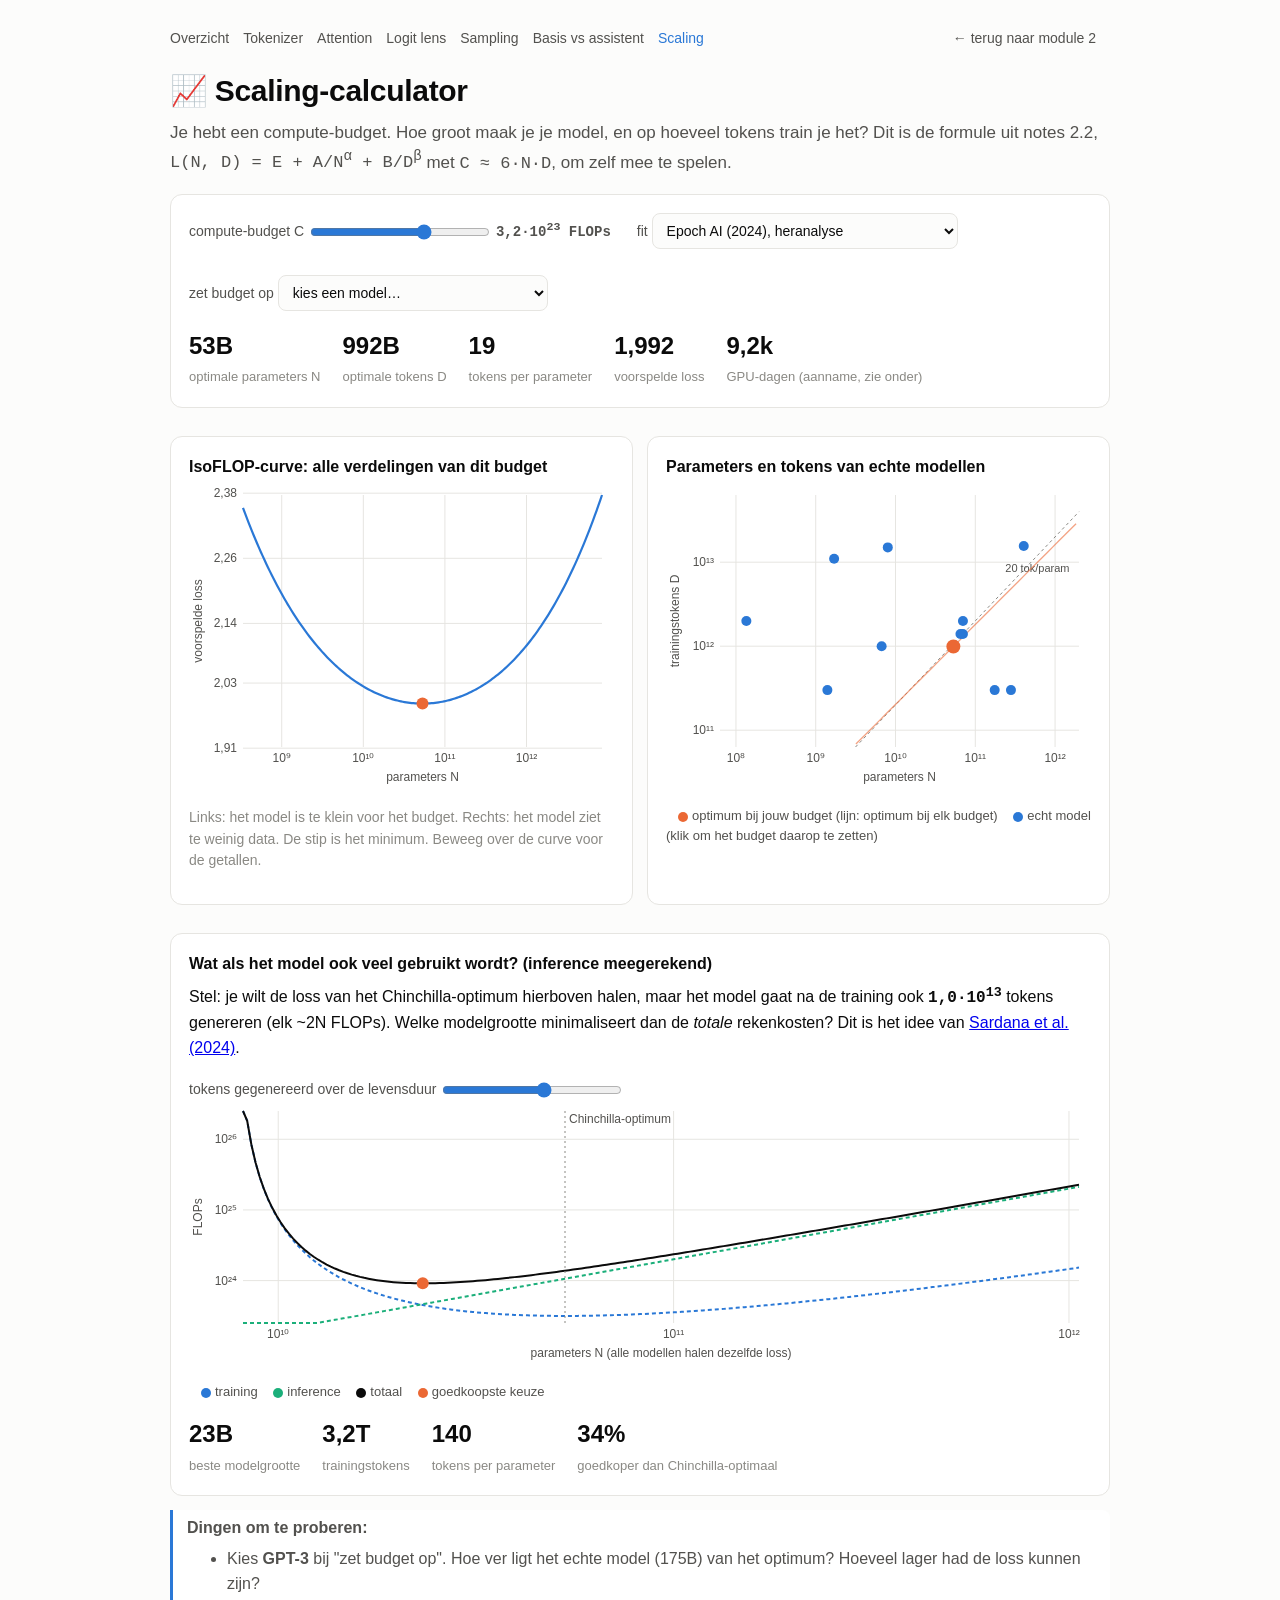
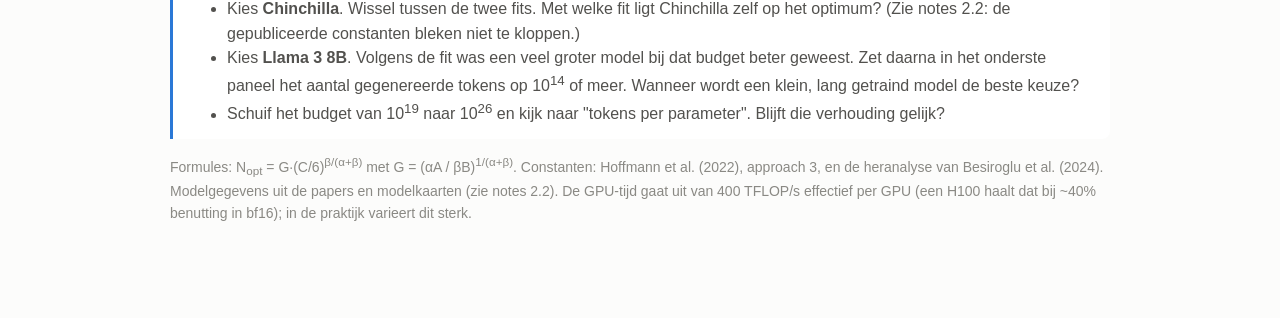
<file: interactief/scaling.html>
<!DOCTYPE html>
<html lang="nl">
<head>
<meta charset="utf-8"><meta name="viewport" content="width=device-width, initial-scale=1">
<title>Scaling-calculator</title>
<link rel="stylesheet" href="style.css"><script src="common.js"></script>
<style>
  .grid2 { display: grid; grid-template-columns: 1fr 1fr; gap: 14px; }
  @media (max-width: 820px) { .grid2 { grid-template-columns: 1fr; } }
  svg .axis line, svg .axis path { stroke: var(--muted); }
  svg .gridl { stroke: var(--line); }
  .legend { font-size: 13px; color: var(--ink2); }
  .legend span { display: inline-block; width: 10px; height: 10px; border-radius: 50%; margin: 0 4px 0 12px; vertical-align: middle; }
  td.num { text-align: right; font-variant-numeric: tabular-nums; }
</style>
</head>
<body><main>
<nav></nav>
<h1>📈 Scaling-calculator</h1>
<p class="lead">Je hebt een compute-budget. Hoe groot maak je je model, en op hoeveel tokens train je het? Dit is de formule uit notes 2.2, <span class="mono">L(N, D) = E + A/N<sup>α</sup> + B/D<sup>β</sup></span> met <span class="mono">C ≈ 6·N·D</span>, om zelf mee te spelen.</p>

<div class="panel">
  <div class="row" style="gap:26px">
    <label>compute-budget C <input type="range" id="logC" min="18" max="26.5" step="0.05" value="23.5"> <b class="mono" id="Cv"></b></label>
    <label>fit <select id="fit">
      <option value="epoch">Epoch AI (2024), heranalyse</option>
      <option value="hoffmann">Hoffmann et al. (2022), zoals gepubliceerd</option>
    </select></label>
    <label>zet budget op <select id="preset"><option value="">kies een model…</option></select></label>
  </div>
  <div id="stats" style="margin-top:16px"></div>
</div>

<div class="grid2">
  <div class="panel">
    <h3 style="margin-top:0">IsoFLOP-curve: alle verdelingen van dit budget</h3>
    <svg id="iso" width="100%" height="300"></svg>
    <p class="hint">Links: het model is te klein voor het budget. Rechts: het model ziet te weinig data. De stip is het minimum. Beweeg over de curve voor de getallen.</p>
  </div>
  <div class="panel">
    <h3 style="margin-top:0">Parameters en tokens van echte modellen</h3>
    <svg id="models" width="100%" height="300"></svg>
    <p class="legend"><span style="background:var(--orange)"></span>optimum bij jouw budget (lijn: optimum bij elk budget) <span style="background:var(--blue)"></span>echt model (klik om het budget daarop te zetten)</p>
  </div>
</div>

<div class="panel">
  <h3 style="margin-top:0">Wat als het model ook veel gebruikt wordt? (inference meegerekend)</h3>
  <p style="margin-top:0">Stel: je wilt de loss van het Chinchilla-optimum hierboven halen, maar het model gaat na de training ook <b class="mono" id="Tv"></b> tokens genereren (elk ~2N FLOPs). Welke modelgrootte minimaliseert dan de <i>totale</i> rekenkosten? Dit is het idee van <a href="https://arxiv.org/abs/2401.00448">Sardana et al. (2024)</a>.</p>
  <label>tokens gegenereerd over de levensduur <input type="range" id="logT" min="9" max="16" step="0.1" value="13"> </label>
  <svg id="inf" width="100%" height="260"></svg>
  <div id="infstats"></div>
</div>

<div class="callout"><b>Dingen om te proberen:</b>
<ul style="margin:6px 0">
<li>Kies <b>GPT-3</b> bij "zet budget op". Hoe ver ligt het echte model (175B) van het optimum? Hoeveel lager had de loss kunnen zijn?</li>
<li>Kies <b>Chinchilla</b>. Wissel tussen de twee fits. Met welke fit ligt Chinchilla zelf op het optimum? (Zie notes 2.2: de gepubliceerde constanten bleken niet te kloppen.)</li>
<li>Kies <b>Llama 3 8B</b>. Volgens de fit was een veel groter model bij dat budget beter geweest. Zet daarna in het onderste paneel het aantal gegenereerde tokens op 10<sup>14</sup> of meer. Wanneer wordt een klein, lang getraind model de beste keuze?</li>
<li>Schuif het budget van 10<sup>19</sup> naar 10<sup>26</sup> en kijk naar "tokens per parameter". Blijft die verhouding gelijk?</li>
</ul></div>
<p class="hint">Formules: N<sub>opt</sub> = G·(C/6)<sup>β/(α+β)</sup> met G = (αA / βB)<sup>1/(α+β)</sup>. Constanten: Hoffmann et al. (2022), approach 3, en de heranalyse van Besiroglu et al. (2024). Modelgegevens uit de papers en modelkaarten (zie notes 2.2). De GPU-tijd gaat uit van 400 TFLOP/s effectief per GPU (een H100 haalt dat bij ~40% benutting in bf16); in de praktijk varieert dit sterk.</p>
</main>

<script>
const $ = (id) => document.getElementById(id);
const FITS = {
  epoch: { E: 1.8172, A: 482.01, B: 2085.43, a: 0.3478, b: 0.3658 },
  hoffmann: { E: 1.69, A: 406.4, B: 410.7, a: 0.34, b: 0.28 },
};
const MODELS = [
  ["GPT-3", 175e9, 300e9], ["Gopher", 280e9, 300e9], ["Chinchilla", 70e9, 1.4e12],
  ["LLaMA-7B", 6.7e9, 1.0e12], ["LLaMA-65B", 65.2e9, 1.4e12], ["Llama 2 70B", 70e9, 2.0e12],
  ["Llama 3 8B", 8e9, 15e12], ["Llama 3.1 405B", 405e9, 15.6e12], ["Pythia-1.4B", 1.4e9, 300e9],
  ["SmolLM2-135M", 135e6, 2e12], ["SmolLM2-1.7B", 1.7e9, 11e12],
];
MODELS.forEach(([n, N, D], i) => $("preset").insertAdjacentHTML("beforeend", `<option value="${i}">${n} (${fmt(N)}, ${fmt(D)} tokens)</option>`));

function fmt(x) {
  const u = [[1e12, "T"], [1e9, "B"], [1e6, "M"], [1e3, "k"]];
  for (const [d, s] of u) if (x >= d) { const v = x / d; return (v >= 100 ? v.toFixed(0) : v >= 10 ? v.toFixed(0) : v.toFixed(1)).replace(".", ",") + s; }
  return x.toFixed(0);
}
const sci = (x) => { const e = Math.floor(Math.log10(x)); return `${(x / 10 ** e).toFixed(1).replace(".", ",")}·10<sup>${e}</sup>`; };
const P = () => FITS[$("fit").value];
const loss = (N, D, p = P()) => p.E + p.A / N ** p.a + p.B / D ** p.b;
function opt(C, p = P()) {
  const G = (p.a * p.A / (p.b * p.B)) ** (1 / (p.a + p.b));
  const N = G * (C / 6) ** (p.b / (p.a + p.b));
  return { N, D: C / (6 * N) };
}
let highlight = null;

// ---------- kleine SVG-helpers (log-assen)
function frame(svg, xr, yr, xlog, ylog, xlabel, ylabel) {
  const W = svg.clientWidth || 440, H = +svg.getAttribute("height"), m = { l: 54, r: 12, t: 10, b: 38 };
  const sx = (x) => m.l + ((xlog ? Math.log10(x) : x) - xr[0]) / (xr[1] - xr[0]) * (W - m.l - m.r);
  const sy = (y) => H - m.b - ((ylog ? Math.log10(y) : y) - yr[0]) / (yr[1] - yr[0]) * (H - m.t - m.b);
  let g = "";
  const xt = xlog ? range(Math.ceil(xr[0]), Math.floor(xr[1])) : ticks(xr), yt = ylog ? range(Math.ceil(yr[0]), Math.floor(yr[1])) : ticks(yr);
  xt.forEach((t) => { const X = xlog ? sx(10 ** t) : sx(t); g += `<line class="gridl" x1="${X}" x2="${X}" y1="${m.t}" y2="${H - m.b}"/><text x="${X}" y="${H - m.b + 15}" text-anchor="middle">${xlog ? "10" + sup(t) : t}</text>`; });
  yt.forEach((t) => { const Y = ylog ? sy(10 ** t) : sy(t); g += `<line class="gridl" x1="${m.l}" x2="${W - m.r}" y1="${Y}" y2="${Y}"/><text x="${m.l - 6}" y="${Y + 4}" text-anchor="end">${ylog ? "10" + sup(t) : t.toFixed(2).replace(".", ",")}</text>`; });
  g += `<text x="${(m.l + W - m.r) / 2}" y="${H - 4}" text-anchor="middle">${xlabel}</text>`;
  g += `<text transform="translate(13,${(m.t + H - m.b) / 2}) rotate(-90)" text-anchor="middle">${ylabel}</text>`;
  return { sx, sy, g, W, H, m };
}
const range = (a, b) => Array.from({ length: b - a + 1 }, (_, i) => a + i);
const ticks = ([a, b]) => { const s = (b - a) / 4; return range(0, 4).map((i) => +(a + i * s).toFixed(2)); };
const sup = (n) => String(n).split("").map((c) => "⁰¹²³⁴⁵⁶⁷⁸⁹"["0123456789".indexOf(c)] || (c === "-" ? "⁻" : c)).join("");

function render() {
  const C = 10 ** +$("logC").value, p = P(), o = opt(C), Lo = loss(o.N, o.D);
  $("Cv").innerHTML = sci(C) + " FLOPs";
  const gpuDays = C / 4e14 / 86400;
  let extra = "";
  if (highlight !== null) {
    const [n, N, D] = MODELS[highlight], L = loss(N, D);
    extra = `<span class="stat"><b>${(N / o.N).toFixed(2).replace(".", ",")}×</b><span>${n} t.o.v. optimale grootte</span></span>` +
            `<span class="stat"><b>+${(L - Lo).toFixed(3).replace(".", ",")}</b><span>loss van ${n} boven het optimum</span></span>`;
  }
  $("stats").innerHTML =
    `<span class="stat"><b>${fmt(o.N)}</b><span>optimale parameters N</span></span>` +
    `<span class="stat"><b>${fmt(o.D)}</b><span>optimale tokens D</span></span>` +
    `<span class="stat"><b>${Math.round(o.D / o.N).toLocaleString("nl-NL")}</b><span>tokens per parameter</span></span>` +
    `<span class="stat"><b>${Lo.toFixed(3).replace(".", ",")}</b><span>voorspelde loss</span></span>` +
    `<span class="stat"><b>${gpuDays < 1 ? (gpuDays * 24).toFixed(1).replace(".", ",") + " u" : fmt(gpuDays)}</b><span>GPU-${gpuDays < 1 ? "uren" : "dagen"} (aanname, zie onder)</span></span>` + extra;

  // isoFLOP
  const svg = $("iso"), lo = Math.log10(o.N) - 2.2, hi = Math.log10(o.N) + 2.2;
  const Ns = range(0, 200).map((i) => 10 ** (lo + (hi - lo) * i / 200));
  const Ls = Ns.map((N) => loss(N, C / (6 * N)));
  const yMax = Math.min(Lo + 1.2, Math.max(...Ls)), f = frame(svg, [lo, hi], [Lo - 0.08, yMax], true, false, "parameters N", "voorspelde loss");
  const pts = Ns.map((N, i) => [f.sx(N), f.sy(Math.min(Ls[i], yMax))]).map(([x, y]) => `${x},${y}`).join(" ");
  let s = f.g + `<polyline points="${pts}" fill="none" stroke="var(--blue)" stroke-width="2.2"/>`;
  s += `<circle cx="${f.sx(o.N)}" cy="${f.sy(Lo)}" r="6" fill="var(--orange)"/>`;
  if (highlight !== null) {
    const [n, N] = MODELS[highlight];
    if (Math.log10(N) > lo && Math.log10(N) < hi) {
      const L = loss(N, C / (6 * N));
      s += `<circle cx="${f.sx(N)}" cy="${f.sy(Math.min(L, yMax))}" r="5" fill="none" stroke="var(--ink)" stroke-width="2"/><text x="${f.sx(N) + 8}" y="${f.sy(Math.min(L, yMax)) - 8}" style="fill:var(--ink)">${n}</text>`;
    }
  }
  s += `<rect id="hover" x="${f.m.l}" y="0" width="${f.W - f.m.l - f.m.r}" height="${f.H - f.m.b}" fill="transparent"/>`;
  svg.innerHTML = s;
  svg.querySelector("#hover").onmousemove = (e) => {
    const r = svg.getBoundingClientRect(), x = e.clientX - r.left;
    const lN = lo + (x - f.m.l) / (f.W - f.m.l - f.m.r) * (hi - lo), N = 10 ** lN, D = C / (6 * N);
    showTip(e, `N = ${fmt(N)}, D = ${fmt(D)}<br>${Math.round(D / N).toLocaleString("nl-NL")} tokens/param<br>loss ${loss(N, D).toFixed(3).replace(".", ",")}`);
  };
  svg.querySelector("#hover").onmouseleave = hideTip;

  // modellenkaart
  const sv2 = $("models"), f2 = frame(sv2, [7.8, 12.3], [10.8, 13.8], true, true, "parameters N", "trainingstokens D");
  let s2 = f2.g;
  const line = (r) => { const x0 = Math.max(10 ** 7.8, 10 ** 10.8 / r), x1 = Math.min(10 ** 12.3, 10 ** 13.8 / r);
    return `<line x1="${f2.sx(x0)}" y1="${f2.sy(r * x0)}" x2="${f2.sx(x1)}" y2="${f2.sy(r * x1)}" stroke="var(--muted)" stroke-dasharray="3 3"/>`; };
  s2 += line(20) + `<text x="${f2.sx(6e11)}" y="${f2.sy(20 * 6e11) + 16}" text-anchor="middle" style="font-size:11px">20 tok/param</text>`;
  // optimum-pad over budgetten
  const path = range(0, 60).map((i) => { const c = 10 ** (18 + i * 8.5 / 60), q = opt(c); return [q.N, q.D]; })
    .filter(([N, D]) => N > 10 ** 7.8 && N < 10 ** 12.3 && D > 10 ** 10.8 && D < 10 ** 13.8)
    .map(([N, D]) => `${f2.sx(N)},${f2.sy(D)}`).join(" ");
  s2 += `<polyline points="${path}" fill="none" stroke="var(--orange)" stroke-width="1.3" opacity="0.6"/>`;
  MODELS.forEach(([n, N, D], i) => {
    s2 += `<g class="m" data-i="${i}" style="cursor:pointer"><circle cx="${f2.sx(N)}" cy="${f2.sy(D)}" r="${i === highlight ? 7 : 5}" fill="var(--blue)" ${i === highlight ? 'stroke="var(--ink)" stroke-width="2"' : ""}/></g>`;
  });
  if (o.N > 10 ** 7.8 && o.N < 10 ** 12.3 && o.D > 10 ** 10.8 && o.D < 10 ** 13.8)
    s2 += `<circle cx="${f2.sx(o.N)}" cy="${f2.sy(o.D)}" r="7" fill="var(--orange)"/>`;
  sv2.innerHTML = s2;
  sv2.querySelectorAll("g.m").forEach((el) => {
    const [n, N, D] = MODELS[+el.dataset.i];
    el.onmousemove = (e) => showTip(e, `<b>${n}</b><br>${fmt(N)} parameters, ${fmt(D)} tokens<br>${Math.round(D / N).toLocaleString("nl-NL")} tokens/param · C = ${sci(6 * N * D)}`);
    el.onmouseleave = hideTip;
    el.onclick = () => setPreset(+el.dataset.i);
  });
  renderInf(C, o, Lo);
}

function renderInf(C, o, Ltarget) {
  const p = P(), T = 10 ** +$("logT").value;
  $("Tv").innerHTML = sci(T);
  // nodig aantal tokens om Ltarget te halen met N parameters
  const Dneed = (N) => { const rest = Ltarget - p.E - p.A / N ** p.a; return rest > 0 ? (p.B / rest) ** (1 / p.b) : Infinity; };
  const lo = Math.log10(o.N) - 0.12, hi = Math.log10(o.N) + 1.3;
  const Nmin = (p.A / (Ltarget - p.E)) ** (1 / p.a);  // onder deze grootte is de loss onhaalbaar
  const start = Math.max(Math.log10(Nmin) + 0.02, Math.log10(o.N) - 1.6);
  const Ns = range(0, 200).map((i) => 10 ** (start + (hi - start) * i / 200));
  const tr = Ns.map((N) => 6 * N * Dneed(N)), inf = Ns.map((N) => 2 * N * T), tot = tr.map((t, i) => t + inf[i]);
  let k = 0; tot.forEach((t, i) => { if (t < tot[k]) k = i; });
  const yAll = tot.concat(tr).filter(isFinite), ylo = Math.log10(Math.min(...yAll)) - 0.1, yhi = Math.min(Math.log10(Math.max(...yAll)), ylo + 3);
  const f = frame($("inf"), [start, hi], [ylo, yhi], true, true, "parameters N (alle modellen halen dezelfde loss)", "FLOPs");
  const pl = (arr, col, dash) => `<polyline points="${Ns.map((N, i) => [f.sx(N), f.sy(Math.min(Math.max(arr[i], 10 ** ylo), 10 ** yhi))]).map((q) => q.join(",")).join(" ")}" fill="none" stroke="${col}" stroke-width="2" ${dash ? 'stroke-dasharray="4 3"' : ""}/>`;
  let s = f.g + pl(tr, "var(--blue)", true) + pl(inf, "var(--aqua)", true) + pl(tot, "var(--ink)");
  s += `<circle cx="${f.sx(Ns[k])}" cy="${f.sy(tot[k])}" r="6" fill="var(--orange)"/>`;
  s += `<line x1="${f.sx(o.N)}" x2="${f.sx(o.N)}" y1="${f.m.t}" y2="${f.H - f.m.b}" stroke="var(--muted)" stroke-dasharray="2 3"/><text x="${f.sx(o.N) + 4}" y="${f.m.t + 12}">Chinchilla-optimum</text>`;
  $("inf").innerHTML = s;
  const Nb = Ns[k], Db = Dneed(Nb), totC = 6 * o.N * o.D + 2 * o.N * T;
  $("infstats").innerHTML = `<p class="legend"><span style="background:var(--blue)"></span>training <span style="background:var(--aqua)"></span>inference <span style="background:var(--ink)"></span>totaal <span style="background:var(--orange)"></span>goedkoopste keuze</p>` +
    `<span class="stat"><b>${fmt(Nb)}</b><span>beste modelgrootte</span></span>` +
    `<span class="stat"><b>${fmt(Db)}</b><span>trainingstokens</span></span>` +
    `<span class="stat"><b>${Math.round(Db / Nb).toLocaleString("nl-NL")}</b><span>tokens per parameter</span></span>` +
    `<span class="stat"><b>${((1 - tot[k] / totC) * 100).toFixed(0)}%</b><span>goedkoper dan Chinchilla-optimaal</span></span>`;
}

function setPreset(i) {
  highlight = i; $("preset").value = String(i);
  const [, N, D] = MODELS[i];
  $("logC").value = Math.log10(6 * N * D).toFixed(2);
  render();
}
$("preset").onchange = () => { if ($("preset").value === "") { highlight = null; render(); } else setPreset(+$("preset").value); };
$("logC").oninput = () => { highlight = null; $("preset").value = ""; render(); };
$("fit").onchange = render; $("logT").oninput = render;
window.onresize = render; render();
</script>
</body></html>
</file>
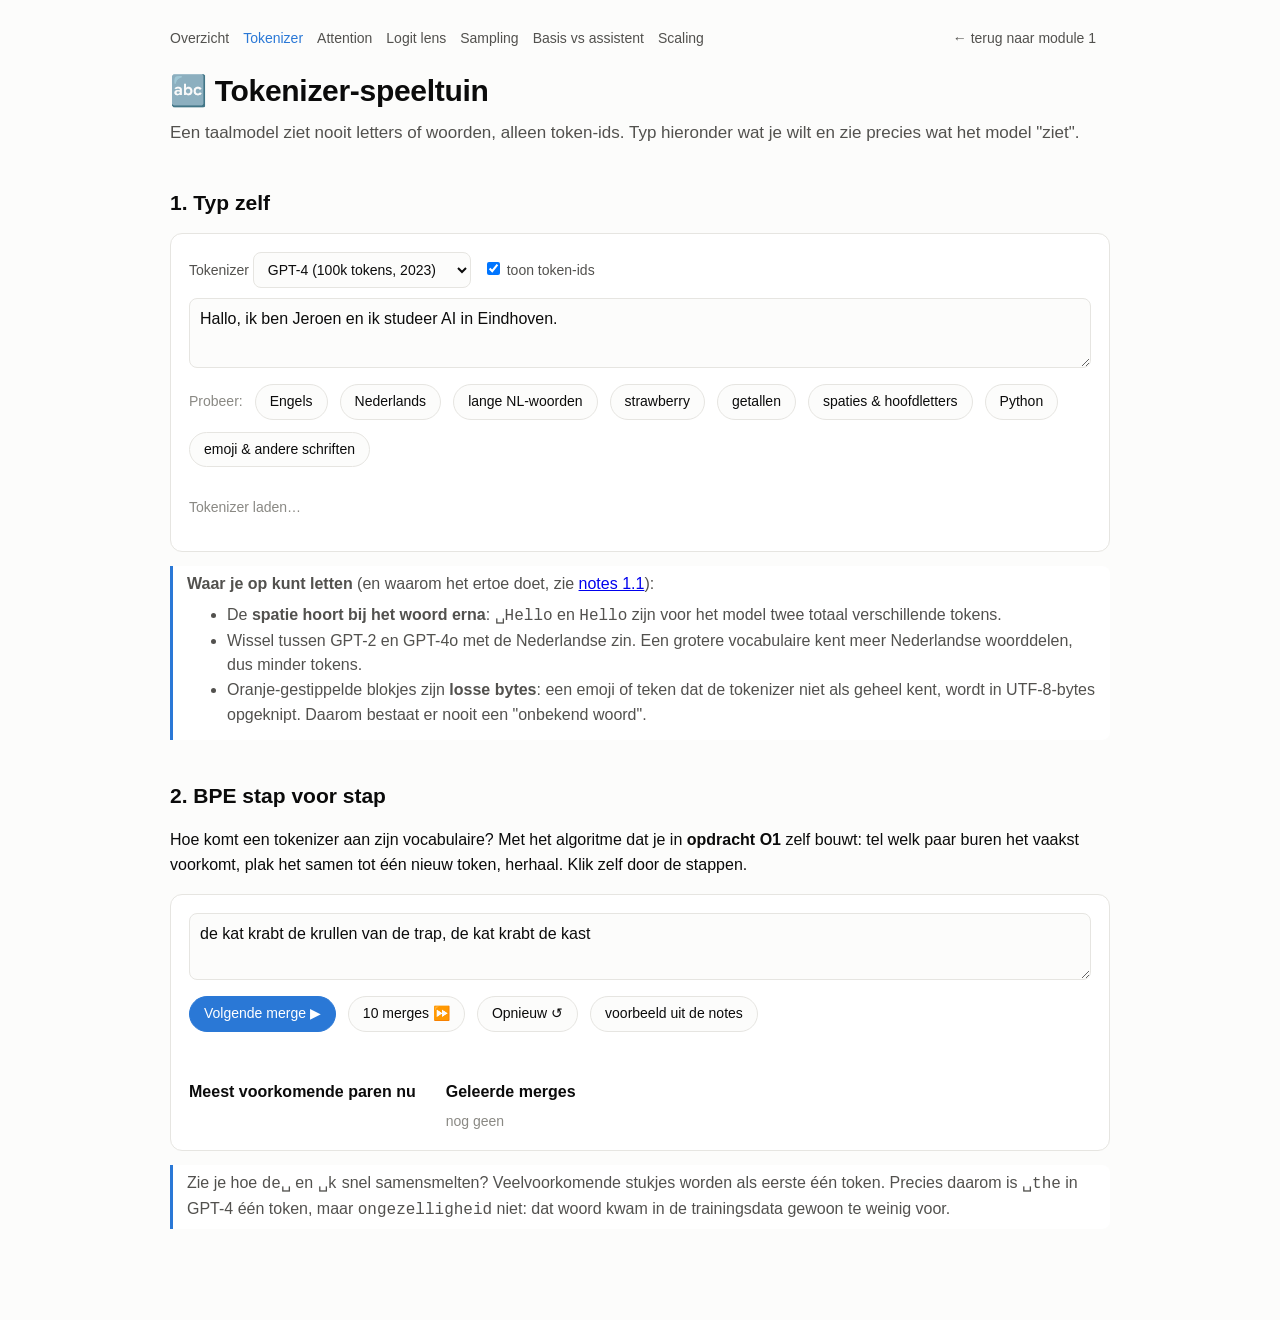
<file: interactief/tokenizer.html>
<!DOCTYPE html>
<html lang="nl">
<head>
<meta charset="utf-8"><meta name="viewport" content="width=device-width, initial-scale=1">
<title>Tokenizer-speeltuin</title>
<link rel="stylesheet" href="style.css"><script src="common.js"></script>
</head>
<body><main>
<nav></nav>
<h1>🔤 Tokenizer-speeltuin</h1>
<p class="lead">Een taalmodel ziet nooit letters of woorden, alleen token-ids. Typ hieronder wat je wilt en zie precies wat het model "ziet".</p>

<h2>1. Typ zelf</h2>
<div class="panel">
  <div class="row" style="margin-bottom:10px">
    <label>Tokenizer
      <select id="enc">
        <option value="r50k_base">GPT-2 (50k tokens, 2019)</option>
        <option value="cl100k_base" selected>GPT-4 (100k tokens, 2023)</option>
        <option value="o200k_base">GPT-4o (200k tokens, 2024)</option>
      </select></label>
    <label><input type="checkbox" id="showIds" checked> toon token-ids</label>
  </div>
  <textarea id="txt">Hallo, ik ben Jeroen en ik studeer AI in Eindhoven.</textarea>
  <div class="row" style="margin-top:8px">
    <span class="hint">Probeer:</span>
    <button data-p="The quick brown fox jumps over the lazy dog.">Engels</button>
    <button data-p="De snelle bruine vos springt over de luie hond.">Nederlands</button>
    <button data-p="ongezelligheidsfactor  arbeidsongeschiktheidsverzekering">lange NL-woorden</button>
    <button data-p="How many r's are in strawberry?">strawberry</button>
    <button data-p="12345 + 67890 = 80235&#10;3.14159265358979">getallen</button>
    <button data-p="hello Hello HELLO  hello   hello">spaties &amp; hoofdletters</button>
    <button data-p="def add(a, b):&#10;    return a + b&#10;&#10;print(add(2, 3))">Python</button>
    <button data-p="Ik 🚀 AI! 東京 Ελλάδα مرحبا">emoji &amp; andere schriften</button>
  </div>
  <div id="stats" style="margin-top:16px"></div>
  <div id="out" class="tokens"></div>
  <p class="hint" id="status">Tokenizer laden…</p>
</div>

<div class="callout">
<b>Waar je op kunt letten</b> (en waarom het ertoe doet, zie <a href="https://github.com/jeroenderuijter2002/Self-learning-AI/blob/main/modules/01-transformers/notes/1.1-tokens-en-embeddings.md">notes 1.1</a>):
<ul style="margin:6px 0">
<li>De <b>spatie hoort bij het woord erna</b>: <span class="mono">␣Hello</span> en <span class="mono">Hello</span> zijn voor het model twee totaal verschillende tokens.</li>
<li>Wissel tussen GPT-2 en GPT-4o met de Nederlandse zin. Een grotere vocabulaire kent meer Nederlandse woorddelen, dus minder tokens.</li>
<li>Oranje-gestippelde blokjes zijn <b>losse bytes</b>: een emoji of teken dat de tokenizer niet als geheel kent, wordt in UTF-8-bytes opgeknipt. Daarom bestaat er nooit een "onbekend woord".</li>
</ul>
</div>

<h2>2. BPE stap voor stap</h2>
<p>Hoe komt een tokenizer aan zijn vocabulaire? Met het algoritme dat je in <b>opdracht O1</b> zelf bouwt: tel welk paar buren het vaakst voorkomt, plak het samen tot één nieuw token, herhaal. Klik zelf door de stappen.</p>
<div class="panel">
  <textarea id="bpeTxt" style="min-height:50px">de kat krabt de krullen van de trap, de kat krabt de kast</textarea>
  <div class="row" style="margin-top:8px">
    <button class="primary" id="bpeStep">Volgende merge ▶</button>
    <button id="bpe10">10 merges ⏩</button>
    <button id="bpeReset">Opnieuw ↺</button>
    <button data-b="aaabdaaabac">voorbeeld uit de notes</button>
  </div>
  <div id="bpeStats" style="margin-top:14px"></div>
  <div id="bpeOut" class="tokens"></div>
  <div class="row" style="align-items:flex-start;gap:30px;margin-top:16px">
    <div><h3>Meest voorkomende paren nu</h3><div id="bpePairs"></div></div>
    <div><h3>Geleerde merges</h3><div id="bpeMerges" class="hint">nog geen</div></div>
  </div>
</div>
<div class="callout">Zie je hoe <span class="mono">de␣</span> en <span class="mono">␣k</span> snel samensmelten? Veelvoorkomende stukjes worden als eerste één token. Precies daarom is <span class="mono">␣the</span> in GPT-4 één token, maar <span class="mono">ongezelligheid</span> niet: dat woord kwam in de trainingsdata gewoon te weinig voor.</div>
</main>

<script type="module">
import { Tiktoken } from "https://esm.sh/js-tiktoken@1/lite";
const cache = {};
const $ = (id) => document.getElementById(id);
async function getEnc(name) {
  if (!cache[name]) {
    $("status").textContent = "Tokenizer laden…";
    const ranks = await (await fetch(`https://tiktoken.pages.dev/js/${name}.json`)).json();
    cache[name] = new Tiktoken(ranks);
  }
  return cache[name];
}
async function render() {
  const enc = await getEnc($("enc").value);
  const text = $("txt").value;
  const ids = enc.encode(text);
  const showIds = $("showIds").checked;
  $("out").innerHTML = ids.map((id, k) => {
    const s = enc.decode([id]);
    const isByte = s.includes("�");
    const label = isByte ? "byte" : vis(s);
    return `<span class="tok c${k % 4}${isByte ? " byte" : ""}" data-id="${id}" data-s="${esc(JSON.stringify(s))}">${label}${showIds ? `<small>${id}</small>` : ""}</span>`;
  }).join("");
  const chars = [...text].length;
  $("stats").innerHTML =
    `<span class="stat"><b>${ids.length}</b><span>tokens</span></span>` +
    `<span class="stat"><b>${chars}</b><span>tekens</span></span>` +
    `<span class="stat"><b>${ids.length ? (chars / ids.length).toFixed(2) : "–"}</b><span>tekens per token</span></span>`;
  $("status").textContent = "";
  document.querySelectorAll("#out .tok").forEach((el) => {
    el.onmousemove = (e) => showTip(e, `token-id <b>${el.dataset.id}</b><br>tekst: <span class="mono">${el.dataset.s}</span>`);
    el.onmouseleave = hideTip;
  });
}
$("txt").addEventListener("input", render);
$("enc").addEventListener("change", render);
$("showIds").addEventListener("change", render);
document.querySelectorAll("button[data-p]").forEach((b) => (b.onclick = () => { $("txt").value = b.dataset.p; render(); }));
render().catch((e) => ($("status").textContent = "Kon de tokenizer niet laden (geen internet?): " + e));

// ---------------- BPE stap voor stap (op bytes, zoals O1)
let ids, vocab, merges;
const dec = new TextDecoder("utf-8", { fatal: false });
function bpeReset() {
  ids = [...new TextEncoder().encode($("bpeTxt").value)];
  vocab = {}; for (let i = 0; i < 256; i++) vocab[i] = [i];
  merges = [];
  bpeRender();
}
function pairCounts() {
  const c = new Map();
  for (let i = 0; i < ids.length - 1; i++) {
    const k = ids[i] + "," + ids[i + 1];
    c.set(k, (c.get(k) || 0) + 1);
  }
  return [...c.entries()].sort((a, b) => b[1] - a[1]);
}
const show = (id) => vis(dec.decode(new Uint8Array(vocab[id])));
function bpeStep() {
  const pc = pairCounts();
  if (!pc.length || pc[0][1] < 2) return false;
  const [a, b] = pc[0][0].split(",").map(Number);
  const nid = 256 + merges.length;
  vocab[nid] = [...vocab[a], ...vocab[b]];
  merges.push([a, b, nid, pc[0][1]]);
  const out = [];
  for (let i = 0; i < ids.length; i++) {
    if (i < ids.length - 1 && ids[i] === a && ids[i + 1] === b) { out.push(nid); i++; } else out.push(ids[i]);
  }
  ids = out; return true;
}
function bpeRender() {
  const n0 = new TextEncoder().encode($("bpeTxt").value).length;
  $("bpeStats").innerHTML =
    `<span class="stat"><b>${ids.length}</b><span>tokens</span></span>` +
    `<span class="stat"><b>${merges.length}</b><span>merges</span></span>` +
    `<span class="stat"><b>${(n0 / ids.length).toFixed(2)}×</b><span>compressie</span></span>`;
  const last = merges.length ? merges[merges.length - 1][2] : -1;
  $("bpeOut").innerHTML = ids.map((id) =>
    `<span class="tok ${id >= 256 ? "c" + ((id - 256) % 3 + 0) : ""} ${id === last ? "sel" : ""}" style="${id < 256 ? "background:var(--line)" : ""}">${show(id)}<small>${id}</small></span>`).join("");
  const pc = pairCounts().slice(0, 6);
  const max = pc.length ? pc[0][1] : 1;
  $("bpePairs").innerHTML = pc.length ? "<table>" + pc.map(([k, n], i) => {
    const [a, b] = k.split(",").map(Number);
    return `<tr><td class="mono">${show(a)} + ${show(b)}</td><td><svg width="120" height="12"><rect class="bar ${i ? "dim" : ""}" width="${(n / max) * 120}" height="12" rx="3"/></svg></td><td>${n}×</td></tr>`;
  }).join("") + "</table>" : "<span class='hint'>geen paren meer</span>";
  $("bpeMerges").innerHTML = merges.length ? "<table>" + merges.slice(-8).reverse().map(([a, b, n, c]) =>
    `<tr><td class="mono">${show(a)} + ${show(b)}</td><td>→</td><td class="mono"><b>${show(n)}</b></td><td class="hint">id ${n}, ${c}×</td></tr>`).join("") + "</table>" : "nog geen";
}
$("bpeStep").onclick = () => { bpeStep(); bpeRender(); };
$("bpe10").onclick = () => { for (let i = 0; i < 10 && bpeStep(); i++); bpeRender(); };
$("bpeReset").onclick = bpeReset;
$("bpeTxt").addEventListener("input", bpeReset);
document.querySelectorAll("button[data-b]").forEach((b) => (b.onclick = () => { $("bpeTxt").value = b.dataset.b; bpeReset(); }));
bpeReset();
</script>
</body></html>
</file>
<file: interactief/style.css>
:root {
  --surface: #fcfcfb; --panel: #ffffff; --line: #e6e5e1; --ink: #0b0b0b; --ink2: #52514e; --muted: #8a8984;
  --blue: #2a78d6; --blue-soft: #cde2fb; --orange: #eb6834; --aqua: #1baf7a;
  --t1: #cde2fb; --t2: #fde0d2; --t3: #c9eedf; --t4: #fbe7b0;
  --mono: ui-monospace, "SF Mono", Menlo, Consolas, monospace;
  color-scheme: light;
}
@media (prefers-color-scheme: dark) {
  :root {
    --surface: #1a1a19; --panel: #232322; --line: #3a3a38; --ink: #f0efec; --ink2: #c3c2b7; --muted: #8f8e88;
    --blue: #3987e5; --blue-soft: #1c3d66; --orange: #d95926; --aqua: #199e70;
    --t1: #1e3a5f; --t2: #5a3020; --t3: #1d4a3a; --t4: #5a4a1a;
    color-scheme: dark;
  }
}
* { box-sizing: border-box; }
body { margin: 0; background: var(--surface); color: var(--ink);
  font: 16px/1.55 -apple-system, BlinkMacSystemFont, "Segoe UI", Inter, Roboto, sans-serif; }
main { max-width: 980px; margin: 0 auto; padding: 28px 20px 80px; }
nav { font-size: 14px; color: var(--muted); margin-bottom: 18px; }
nav a { color: var(--ink2); text-decoration: none; margin-right: 14px; }
nav a:hover, nav a.active { color: var(--blue); }
h1 { font-size: 30px; margin: 4px 0 6px; letter-spacing: -0.01em; }
h2 { font-size: 21px; margin: 40px 0 8px; }
h3 { font-size: 16px; margin: 18px 0 6px; }
p.lead { color: var(--ink2); font-size: 17px; margin-top: 0; }
.panel { background: var(--panel); border: 1px solid var(--line); border-radius: 12px; padding: 18px; margin: 14px 0; }
.row { display: flex; gap: 12px; flex-wrap: wrap; align-items: center; }
label { font-size: 14px; color: var(--ink2); }
textarea, input[type=text], select { font: inherit; color: var(--ink); background: var(--surface);
  border: 1px solid var(--line); border-radius: 8px; padding: 8px 10px; }
textarea { width: 100%; min-height: 70px; resize: vertical; }
button { font: inherit; font-size: 14px; border: 1px solid var(--line); background: var(--surface); color: var(--ink);
  border-radius: 999px; padding: 6px 14px; cursor: pointer; }
button:hover { border-color: var(--blue); color: var(--blue); }
button.primary { background: var(--blue); color: #fff; border-color: var(--blue); }
button.primary:hover { filter: brightness(1.08); color: #fff; }
input[type=range] { accent-color: var(--blue); width: 180px; vertical-align: middle; }
.stat { display: inline-block; margin-right: 22px; }
.stat b { font-size: 24px; display: block; font-variant-numeric: tabular-nums; }
.stat span { font-size: 13px; color: var(--muted); }
.tokens { display: flex; flex-wrap: wrap; gap: 4px 3px; line-height: 1; margin-top: 10px; }
.tok { font-family: var(--mono); font-size: 15px; padding: 7px 6px 5px; border-radius: 6px; white-space: pre;
  display: inline-flex; flex-direction: column; align-items: center; min-width: 14px; cursor: default; }
.tok small { font-size: 10px; color: var(--muted); margin-top: 5px; }
.tok.c0 { background: var(--t1); } .tok.c1 { background: var(--t2); } .tok.c2 { background: var(--t3); } .tok.c3 { background: var(--t4); }
.tok.byte { outline: 1.5px dashed var(--orange); }
.tok.sel { outline: 2px solid var(--blue); }
.hint { font-size: 14px; color: var(--muted); }
.callout { border-left: 3px solid var(--blue); padding: 6px 14px; color: var(--ink2); background: var(--panel); border-radius: 0 8px 8px 0; margin: 14px 0; }
table { border-collapse: collapse; font-size: 14px; }
td, th { padding: 4px 10px; border-bottom: 1px solid var(--line); text-align: left; }
th { color: var(--ink2); font-weight: 600; }
.mono { font-family: var(--mono); }
#tip { position: fixed; pointer-events: none; background: var(--ink); color: var(--surface); font-size: 13px;
  padding: 6px 9px; border-radius: 6px; opacity: 0; transition: opacity .1s; z-index: 10; max-width: 280px; }
.cards { display: grid; grid-template-columns: repeat(auto-fit, minmax(260px, 1fr)); gap: 14px; }
.card { display: block; text-decoration: none; color: inherit; }
.card:hover .panel { border-color: var(--blue); }
.card .panel { height: 100%; margin: 0; }
.card h3 { margin-top: 0; }
.bar { fill: var(--blue); }
.bar.dim { fill: var(--line); }
svg text { fill: var(--ink2); font-size: 12px; }
</file>
